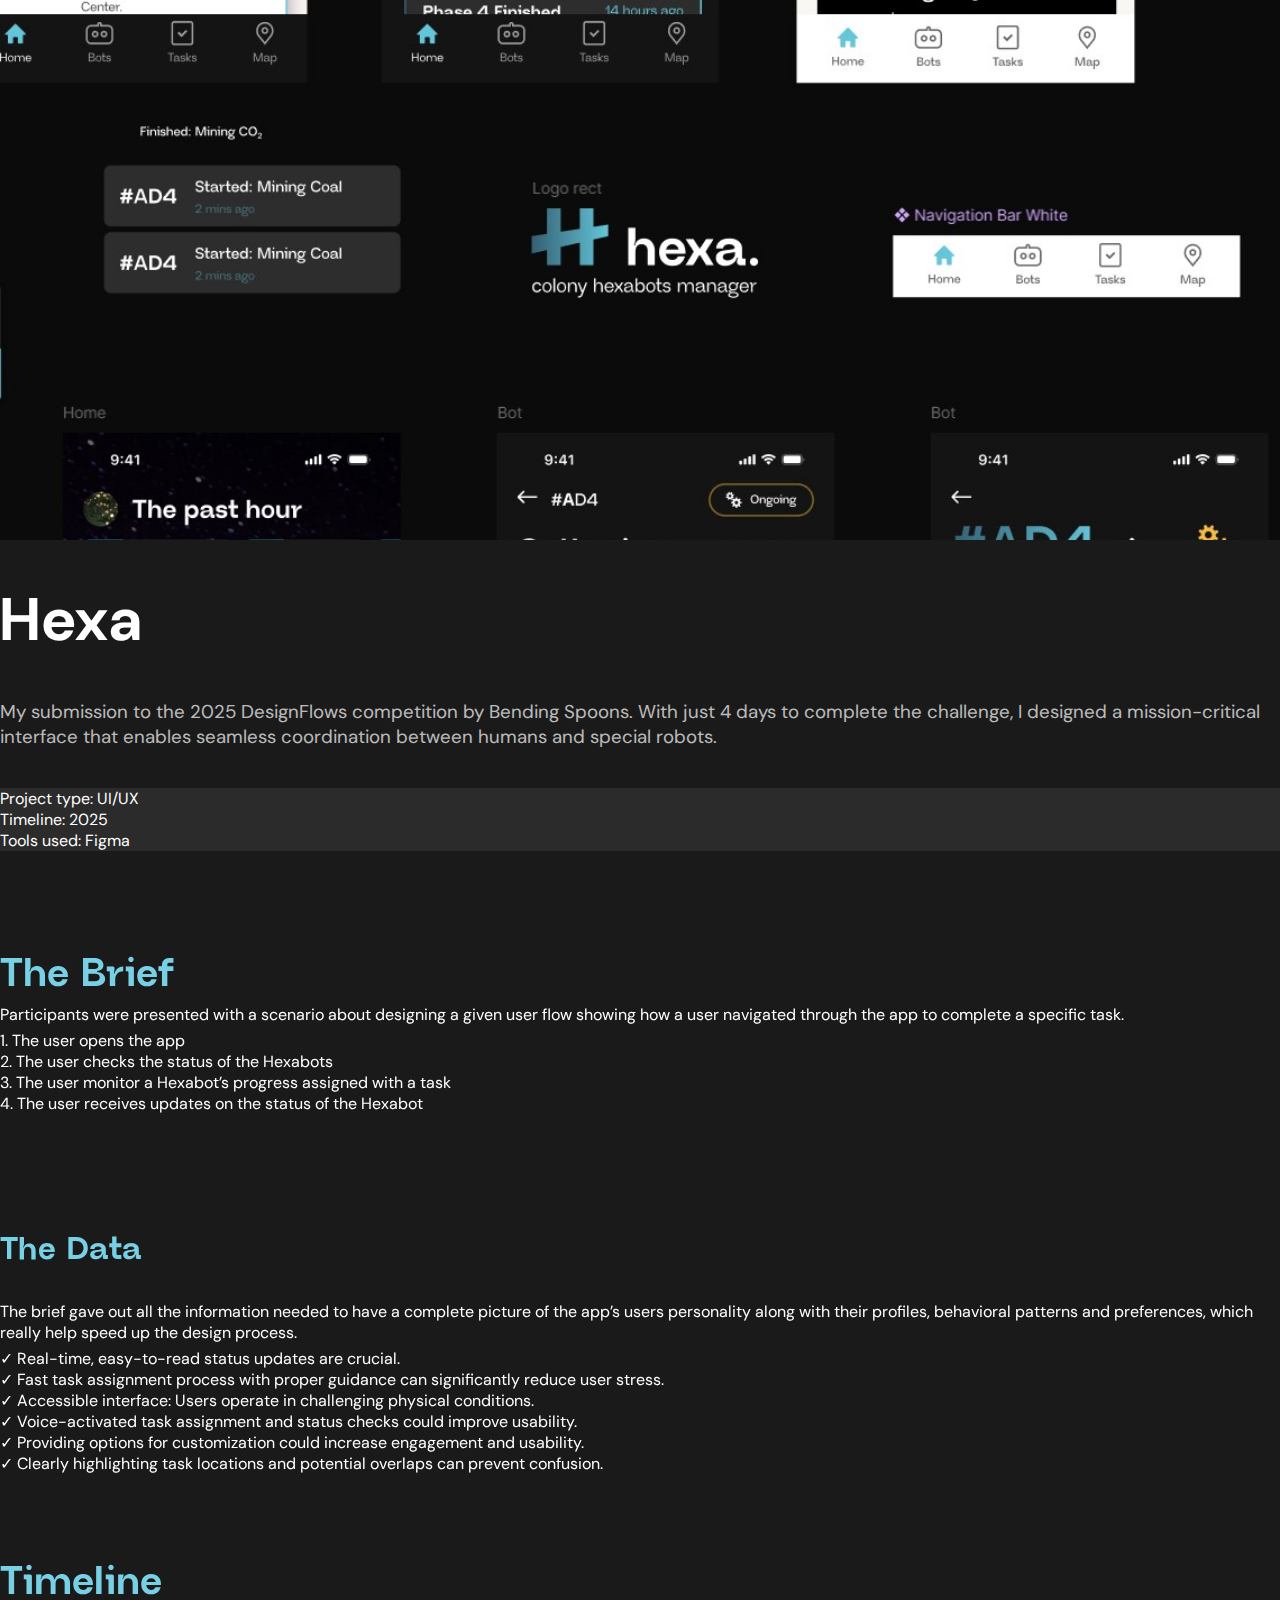
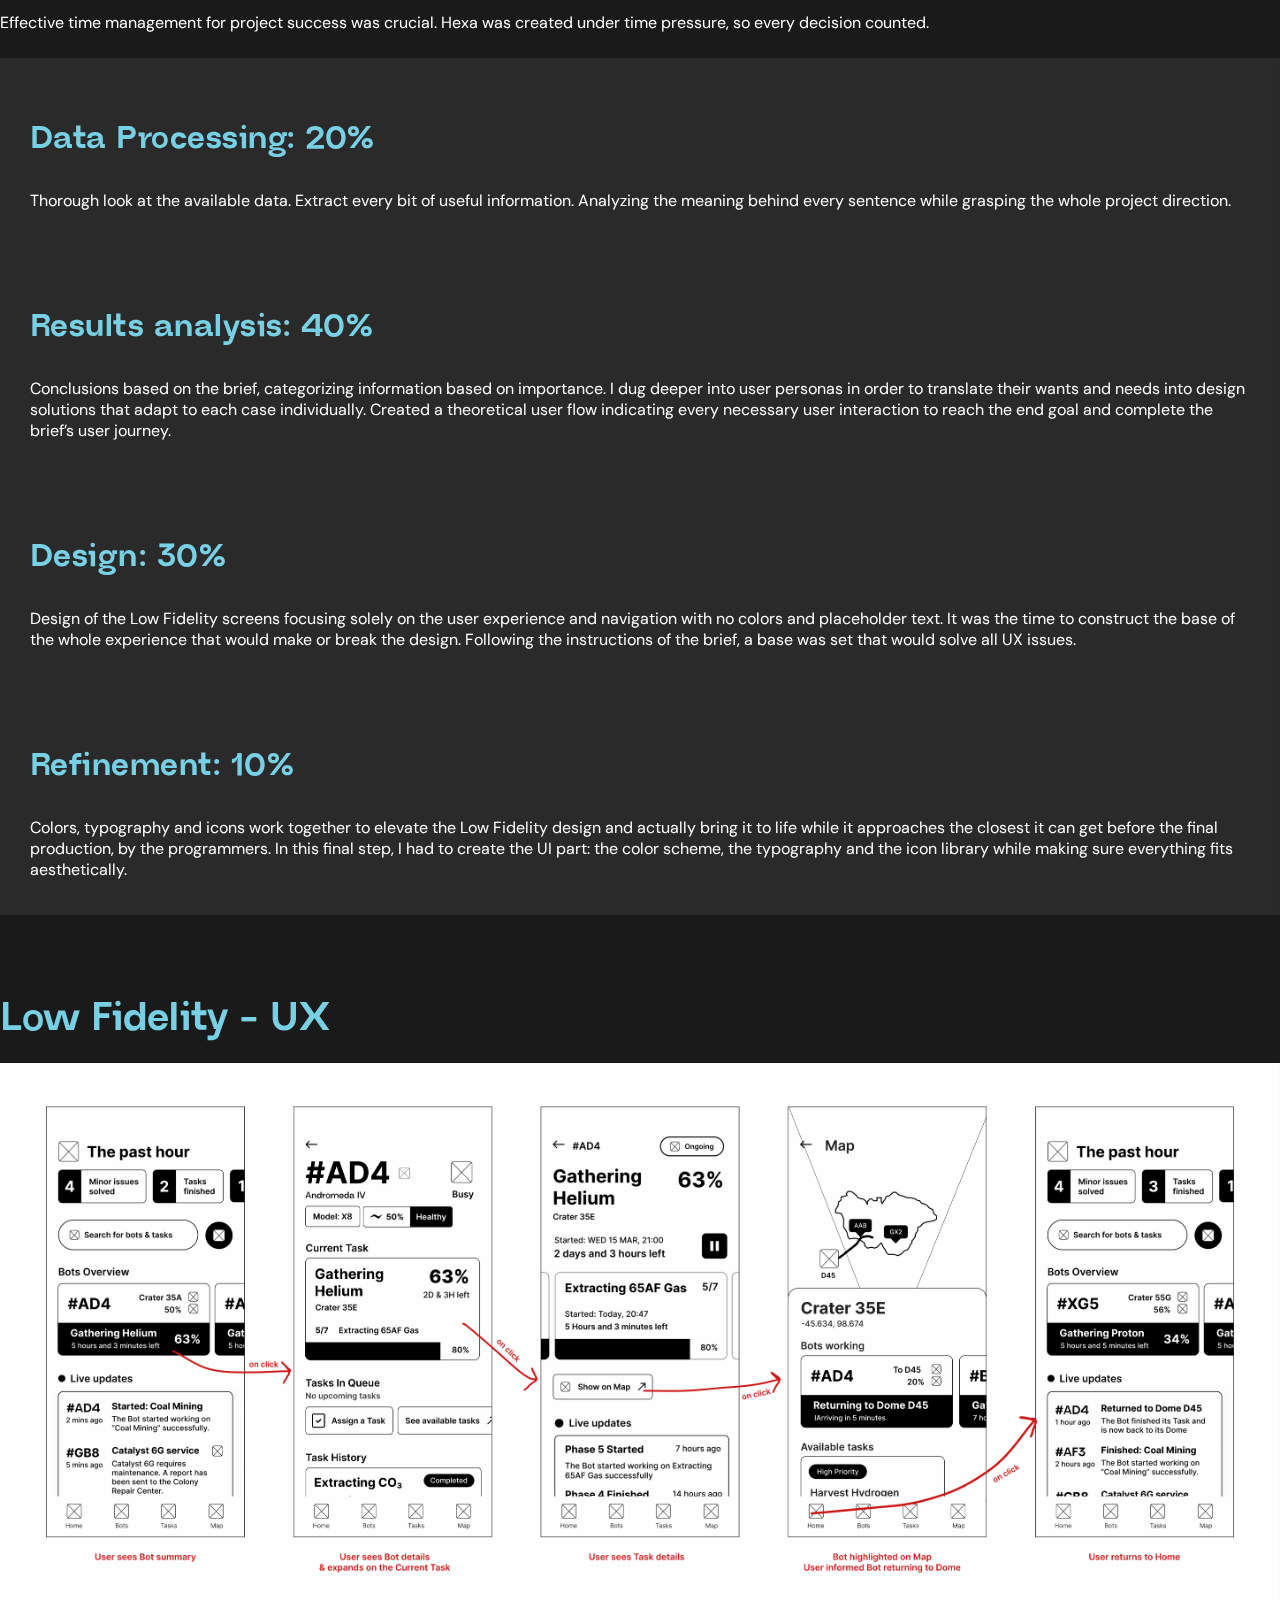
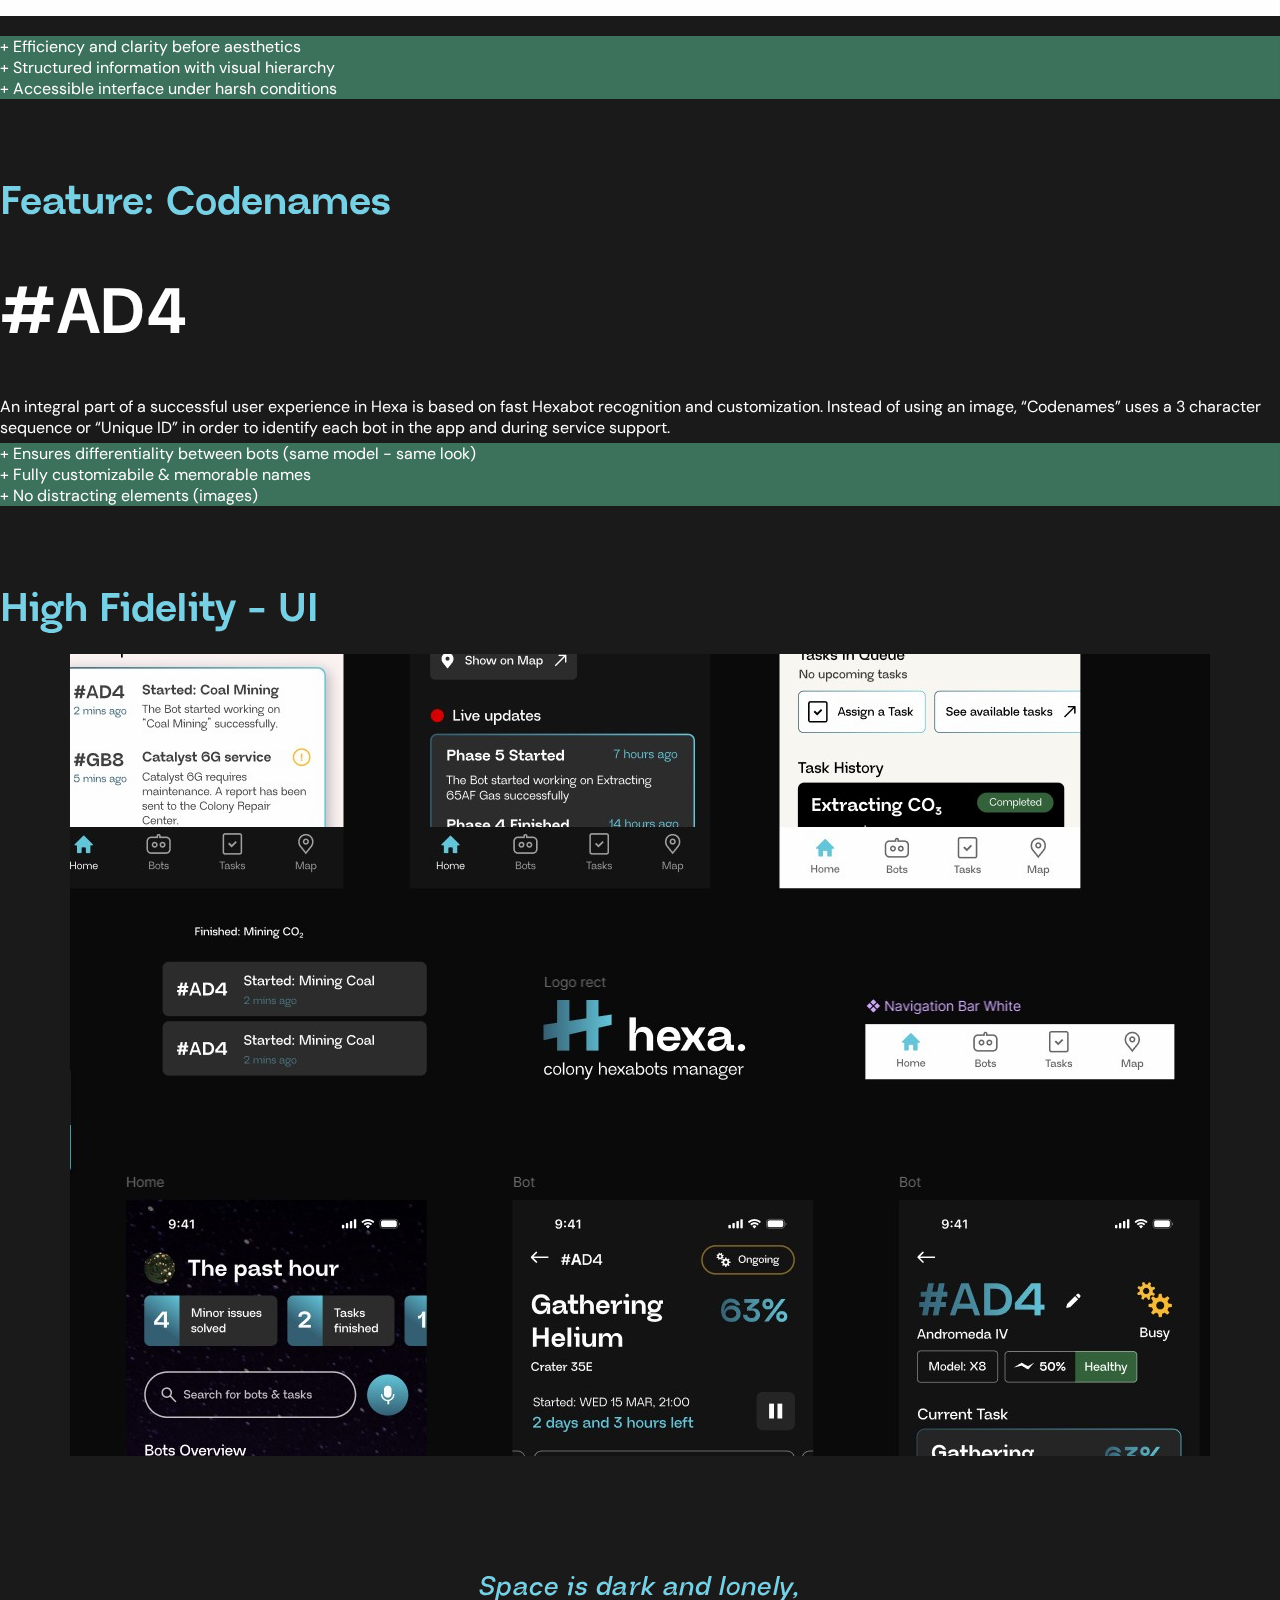
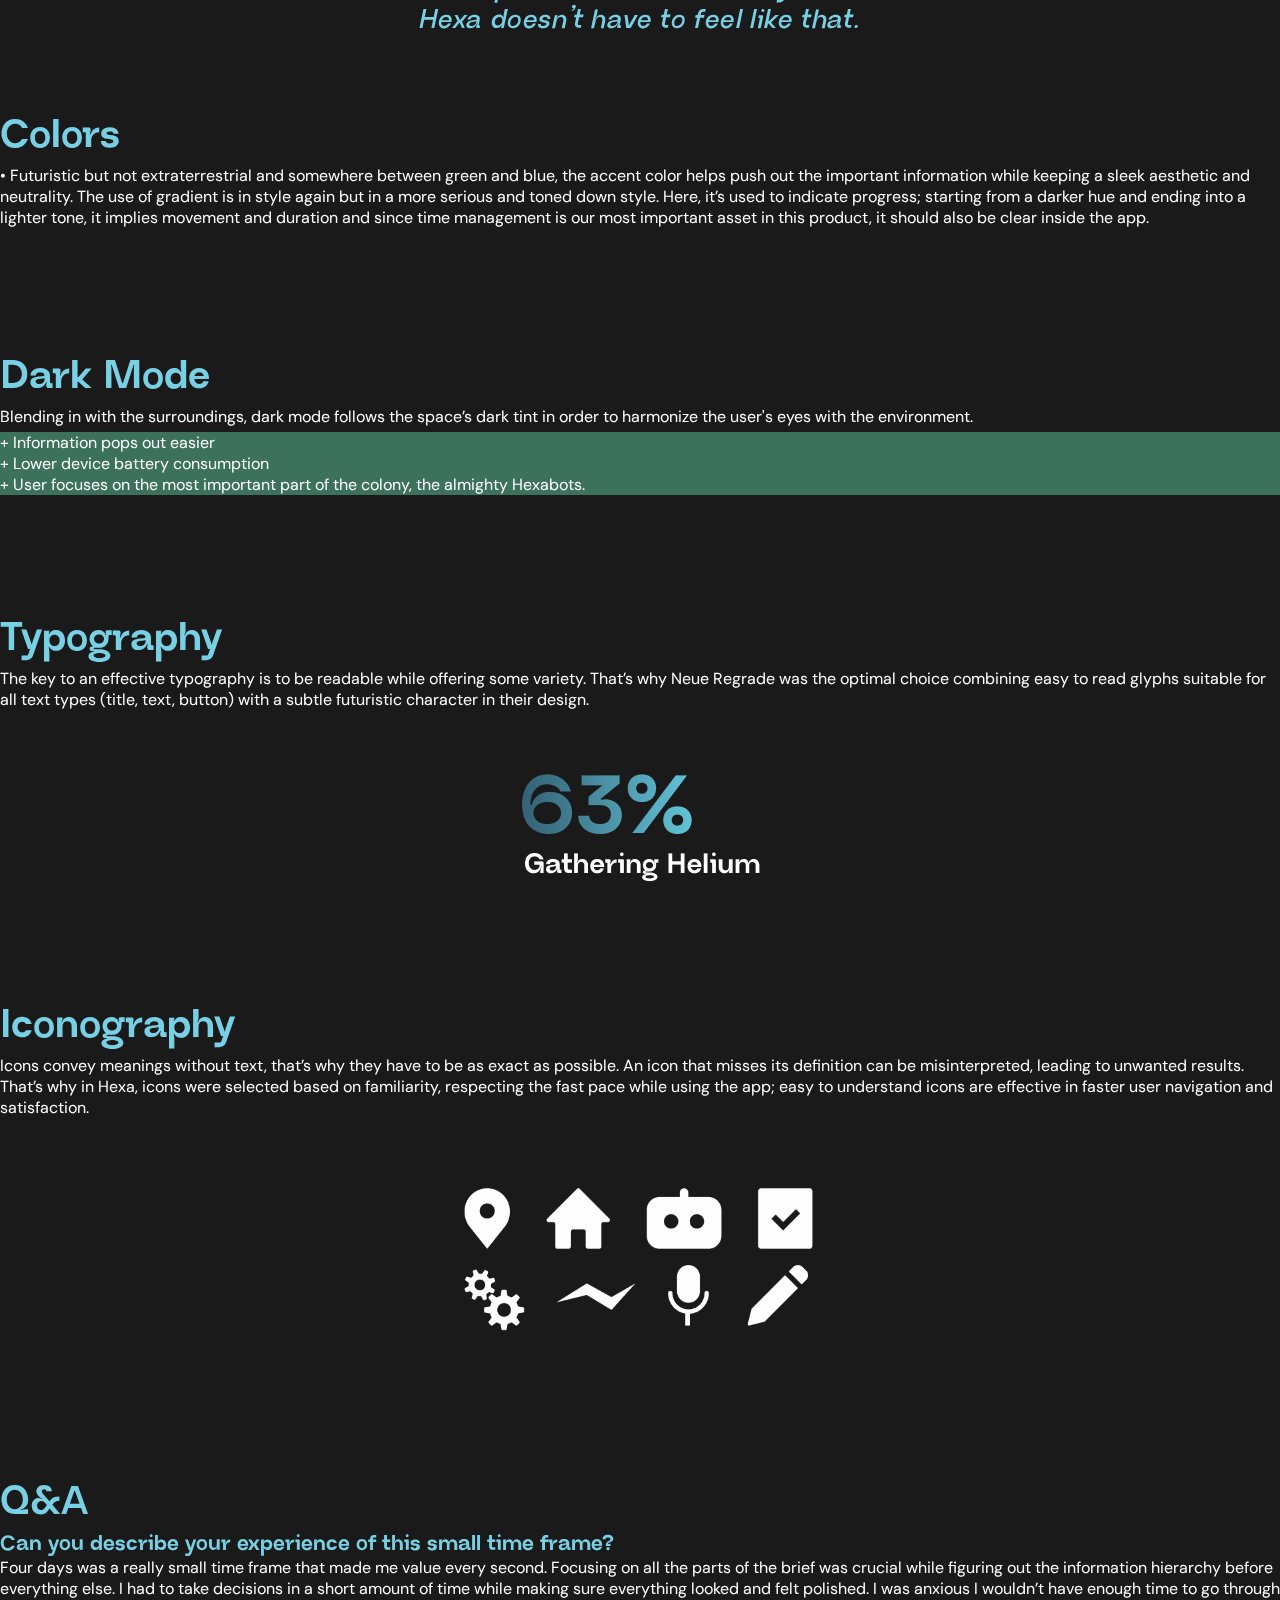
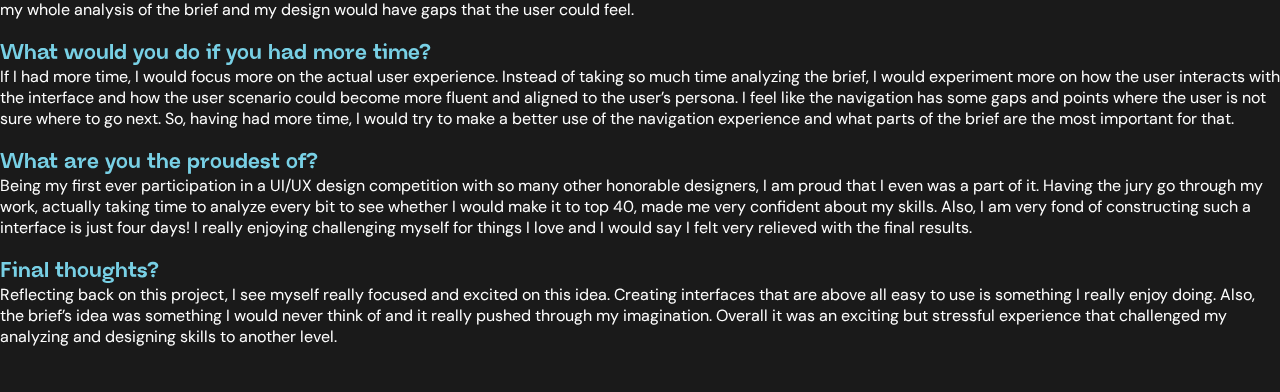
<file: hexa.html>
<!doctype html>
<html>
  <head>
    <meta charset="utf-8" />
    <meta name="viewport" content="width=device-width, initial-scale=1" />
    <link rel="icon" type="image/x-icon" href="assets/icons/logo.svg" />
    <title>Hexa</title>
    <link
      href="https://fonts.googleapis.com/css2?family=DM+Sans:ital,opsz,wght@0,9..40,100..1000;1,9..40,100..1000&display=swap"
      rel="stylesheet"
    />
    <link
      href="https://cdn.jsdelivr.net/npm/bootstrap@5.3.8/dist/css/bootstrap.min.css"
      rel="stylesheet"
      integrity="sha384-sRIl4kxILFvY47J16cr9ZwB07vP4J8+LH7qKQnuqkuIAvNWLzeN8tE5YBujZqJLB"
      crossorigin="anonymous"
    />
    <link rel="stylesheet" href="./style.css" />
    <link rel="stylesheet" href="./fonts.css" />
    <style>
      h4 {
        font-size: 20pt;
        font-style: italic;
        font-family: "Neue Regrade";
        font-weight: bold;
        letter-spacing: 0.6px;
        color: #79d1e6;
      }

      .title {
        font-family: "Neue Regrade";
        color: #79d1e6;
      }

      .subtitle {
        font-size: 16pt;
        font-weight: 600;
        font-family: "Neue Regrade";
        color: #79d1e6;
      }
    </style>
  </head>

  <body>
    <script src="gsap_modules/page-transition.js"></script>
    <script src="gsap_modules/gsap.min.js"></script>
    <script src="gsap_modules/SplitText.min.js"></script>
    <script src="gsap_modules/ScrollTrigger.min.js"></script>
    <script type="module" src="gsap_modules/gsap.js"></script>
    <div class="row g-5 align-items-end mx-3 my-1">
      <div class="col-md-6">
        <img
          src="assets/products/hexa/cover.jpg"
          alt="Hexa Cover"
          class="cover_style rounded-4"
        />
      </div>
      <div class="col-md-6">
        <h1 class="project_title">Hexa</h1>
        <h3 class="project_desc">
          My submission to the 2025 DesignFlows competition by Bending Spoons.
          With just 4 days to complete the challenge, I designed a
          mission-critical interface that enables seamless coordination between
          humans and special robots.
        </h3>
        <div class="gap-20"></div>
        <div class="d-flex flex-wrap">
          <div
            style="background-color: var(--background_light)"
            class="rounded-2 px-3 py-2 m-1"
          >
            Project type: UI/UX
          </div>
          <div
            style="background-color: var(--background_light)"
            class="rounded-2 px-3 py-2 m-1"
          >
            Timeline: 2025
          </div>
          <div
            style="background-color: var(--background_light)"
            class="rounded-2 px-3 py-2 m-1"
          >
            Tools used: Figma
          </div>
        </div>
      </div>
    </div>
    <div class="gap-80"></div>
    <div class="gap-20"></div>
    <div class="px-4 mx-auto" style="max-width: var(--max_width)">
      <h2 class="title">The Brief</h2>
      <div class="row g-4">
        <div class="col-md-6">
          <p>
            Participants were presented with a scenario about designing a given
            user flow showing how a user navigated through the app to complete a
            specific task.
          </p>
        </div>
        <div class="col-md-6">
          <p>
            1. The user opens the app<br />
            2. The user checks the status of the Hexabots<br />
            3. The user monitor a Hexabot’s progress assigned with a task<br />
            4. The user receives updates on the status of the Hexabot
          </p>
        </div>
      </div>

      <div class="gap-80"></div>
      <h3 class="title">The Data</h3>
      <div class="row g-4">
        <div class="col-md-6">
          <p>
            The brief gave out all the information needed to have a complete
            picture of the app’s users personality along with their profiles,
            behavioral patterns and preferences, which really help speed up the
            design process.
          </p>
        </div>
        <div class="col-md-6">
          <p>
            ✓ Real-time, easy-to-read status updates are crucial.<br />
            ✓ Fast task assignment process with proper guidance can
            significantly reduce user stress.<br />
            ✓ Accessible interface: Users operate in challenging physical
            conditions.<br />
            ✓ Voice-activated task assignment and status checks could improve
            usability.<br />
            ✓ Providing options for customization could increase engagement and
            usability.<br />
            ✓ Clearly highlighting task locations and potential overlaps can
            prevent confusion.
          </p>
        </div>
      </div>
      <div class="gap-80"></div>
      <h2 class="title">Timeline</h2>
      <p>
        Effective time management for project success was crucial. Hexa was
        created under time pressure, so every decision counted.
      </p>
      <div class="gap-20"></div>
      <div class="row g-4">
        <div class="col-md-3">
          <div
            style="background-color: var(--background_light); padding: 30px"
            class="rounded-4"
          >
            <h3 class="title">Data Processing: 20%</h3>
            <p>
              Thorough look at the available data. Extract every bit of useful
              information. Analyzing the meaning behind every sentence while
              grasping the whole project direction.
            </p>
          </div>
        </div>
        <div class="col-md-3">
          <div
            style="background-color: var(--background_light); padding: 30px"
            class="rounded-4"
          >
            <h3 class="title">Results analysis: 40%</h3>
            <p>
              Conclusions based on the brief, categorizing information based on
              importance. I dug deeper into user personas in order to translate
              their wants and needs into design solutions that adapt to each
              case individually. Created a theoretical user flow indicating
              every necessary user interaction to reach the end goal and
              complete the brief’s user journey.
            </p>
          </div>
        </div>
        <div class="col-md-3">
          <div
            style="background-color: var(--background_light); padding: 30px"
            class="rounded-4"
          >
            <h3 class="title">Design: 30%</h3>
            <p>
              Design of the Low Fidelity screens focusing solely on the user
              experience and navigation with no colors and placeholder text. It
              was the time to construct the base of the whole experience that
              would make or break the design. Following the instructions of the
              brief, a base was set that would solve all UX issues.
            </p>
          </div>
        </div>
        <div class="col-md-3">
          <div
            style="background-color: var(--background_light); padding: 30px"
            class="rounded-4"
          >
            <h3 class="title">Refinement: 10%</h3>
            <p>
              Colors, typography and icons work together to elevate the Low
              Fidelity design and actually bring it to life while it approaches
              the closest it can get before the final production, by the
              programmers. In this final step, I had to create the UI part: the
              color scheme, the typography and the icon library while making
              sure everything fits aesthetically.
            </p>
          </div>
        </div>
      </div>

      <div class="gap-80"></div>
      <h2 class="title">Low Fidelity - UX</h2>
      <div class="gap-20"></div>
      <img
        style="width: 100%; object-fit: cover"
        src="assets/products/hexa/wire.png"
        class="rounded-4"
        alt=""
      />
      <div class="gap-20"></div>
      <div class="d-flex flex-wrap">
        <div
          style="background-color: rgb(61, 114, 92)"
          class="rounded-2 px-3 py-2 m-1"
        >
          + Efficiency and clarity before aesthetics
        </div>
        <div
          style="background-color: rgb(61, 114, 92)"
          class="rounded-2 px-3 py-2 m-1"
        >
          + Structured information with visual hierarchy
        </div>

        <div
          style="background-color: rgb(61, 114, 92)"
          class="rounded-2 px-3 py-2 m-1"
        >
          + Accessible interface under harsh conditions
        </div>
      </div>
      <div class="gap-80"></div>
      <h2 class="title">Feature: Codenames</h2>
      <h1>#AD4</h1>
      <p>
        An integral part of a successful user experience in Hexa is based on
        fast Hexabot recognition and customization. Instead of using an image,
        “Codenames” uses a 3 character sequence or “Unique ID” in order to
        identify each bot in the app and during service support.
      </p>
      <div class="d-flex flex-wrap">
        <div
          style="background-color: rgb(61, 114, 92)"
          class="rounded-2 px-3 py-2 m-1"
        >
          + Ensures differentiality between bots (same model - same look)
        </div>
        <div
          style="background-color: rgb(61, 114, 92)"
          class="rounded-2 px-3 py-2 m-1"
        >
          + Fully customizabile & memorable names
        </div>

        <div
          style="background-color: rgb(61, 114, 92)"
          class="rounded-2 px-3 py-2 m-1"
        >
          + No distracting elements (images)
        </div>
      </div>
      <div class="gap-80"></div>
      <h2 class="title">High Fidelity - UI</h2>
      <div class="gap-20"></div>
      <img
        style="max-height: 90vh; object-fit: cover"
        src="assets/products/hexa/cover.jpg"
        class="rounded-4"
        alt=""
      />
      <div class="gap-80"></div>
      <h4 style="text-align: center">
        Space is dark and lonely,<br />
        Hexa doesn’t have to feel like that.
      </h4>
      <div class="gap-40"></div>
      <h2 class="title">Colors</h2>
      <p>
        • Futuristic but not extraterrestrial and somewhere between green and
        blue, the accent color helps push out the important information while
        keeping a sleek aesthetic and neutrality. The use of gradient is in
        style again but in a more serious and toned down style. Here, it’s used
        to indicate progress; starting from a darker hue and ending into a
        lighter tone, it implies movement and duration and since time management
        is our most important asset in this product, it should also be clear
        inside the app.
      </p>
      <div class="gap-60"></div>
      <h2 class="title">Dark Mode</h2>
      <p>
        Blending in with the surroundings, dark mode follows the space’s dark
        tint in order to harmonize the user's eyes with the environment.
      </p>
      <div class="d-flex flex-wrap">
        <div
          style="background-color: rgb(61, 114, 92)"
          class="rounded-2 px-3 py-2 m-1"
        >
          + Information pops out easier
        </div>
        <div
          style="background-color: rgb(61, 114, 92)"
          class="rounded-2 px-3 py-2 m-1"
        >
          + Lower device battery consumption
        </div>

        <div
          style="background-color: rgb(61, 114, 92)"
          class="rounded-2 px-3 py-2 m-1"
        >
          + User focuses on the most important part of the colony, the almighty
          Hexabots.
        </div>
      </div>

      <div class="gap-60"></div>
      <h2 class="title">Typography</h2>
      <p>
        The key to an effective typography is to be readable while offering some
        variety. That’s why Neue Regrade was the optimal choice combining easy
        to read glyphs suitable for all text types (title, text, button) with a
        subtle futuristic character in their design.
      </p>
      <div class="gap-40"></div>
      <img
        style="max-width: 400px; object-fit: cover"
        src="assets/products/hexa/gethering.png"
        alt=""
      />
      <div class="gap-60"></div>
      <h2 class="title">Iconography</h2>
      <p>
        Icons convey meanings without text, that’s why they have to be as exact
        as possible. An icon that misses its definition can be misinterpreted,
        leading to unwanted results. That’s why in Hexa, icons were selected
        based on familiarity, respecting the fast pace while using the app; easy
        to understand icons are effective in faster user navigation and
        satisfaction.
      </p>
      <div class="gap-40"></div>
      <img
        style="max-width: 400px; object-fit: cover"
        src="assets/products/hexa/icons.png"
        alt=""
      />

      <div class="gap-60"></div>
      <h2 class="title">Q&A</h2>
      <p>
        <span class="subtitle">
          Can you describe your experience of this small time frame? </span
        ><br />
        Four days was a really small time frame that made me value every second.
        Focusing on all the parts of the brief was crucial while figuring out
        the information hierarchy before everything else. I had to take
        decisions in a short amount of time while making sure everything looked
        and felt polished. I was anxious I wouldn’t have enough time to go
        through my whole analysis of the brief and my design would have gaps
        that the user could feel.<br /><br /><span class="subtitle">
          What would you do if you had more time? </span
        ><br />

        If I had more time, I would focus more on the actual user experience.
        Instead of taking so much time analyzing the brief, I would experiment
        more on how the user interacts with the interface and how the user
        scenario could become more fluent and aligned to the user’s persona. I
        feel like the navigation has some gaps and points where the user is not
        sure where to go next. So, having had more time, I would try to make a
        better use of the navigation experience and what parts of the brief are
        the most important for that.
        <br /><br /><span class="subtitle"> What are you the proudest of? </span
        ><br />

        Being my first ever participation in a UI/UX design competition with so
        many other honorable designers, I am proud that I even was a part of it.
        Having the jury go through my work, actually taking time to analyze
        every bit to see whether I would make it to top 40, made me very
        confident about my skills. Also, I am very fond of constructing such a
        interface is just four days! I really enjoying challenging myself for
        things I love and I would say I felt very relieved with the final
        results.
        <br /><br /><span class="subtitle"> Final thoughts? </span><br />
        Reflecting back on this project, I see myself really focused and excited
        on this idea. Creating interfaces that are above all easy to use is
        something I really enjoy doing. Also, the brief’s idea was something I
        would never think of and it really pushed through my imagination.
        Overall it was an exciting but stressful experience that challenged my
        analyzing and designing skills to another level.
      </p>
      <div class="gap-40"></div>
    </div>
  </body>
</html>
</file>
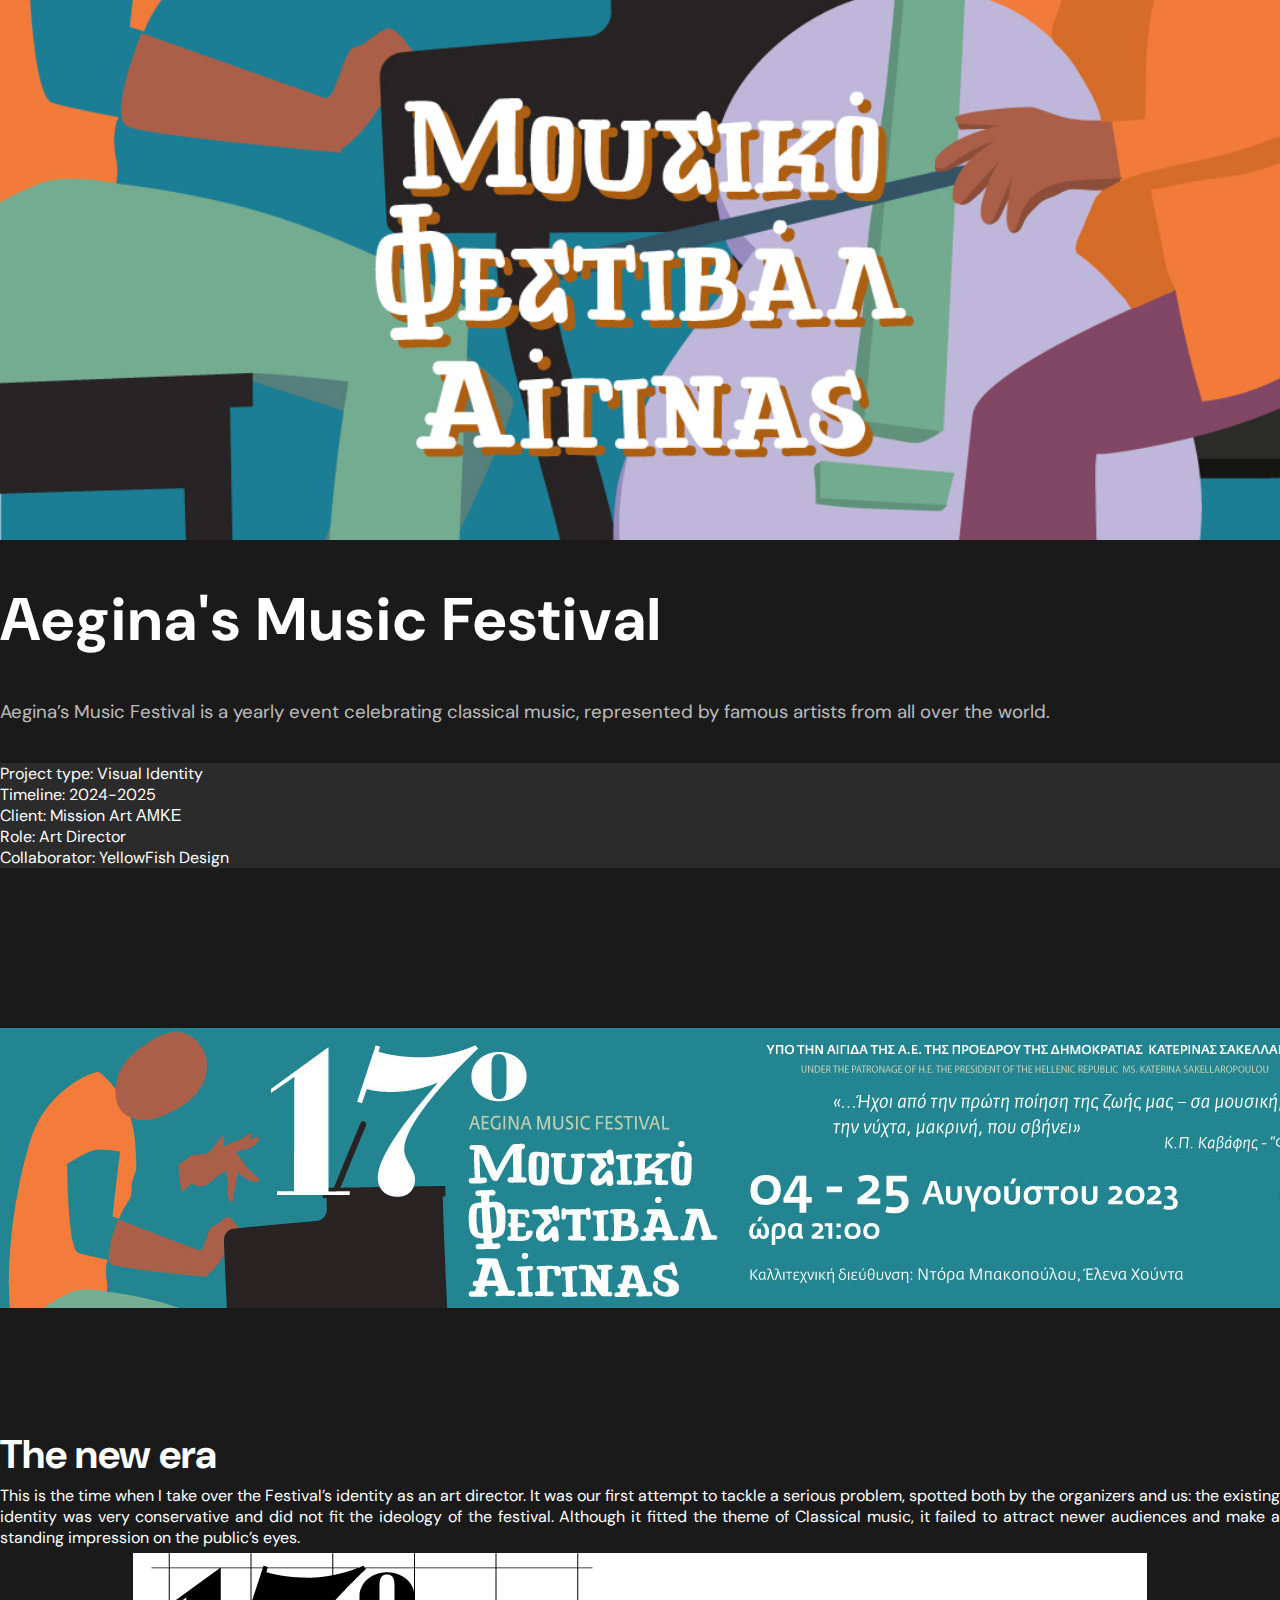
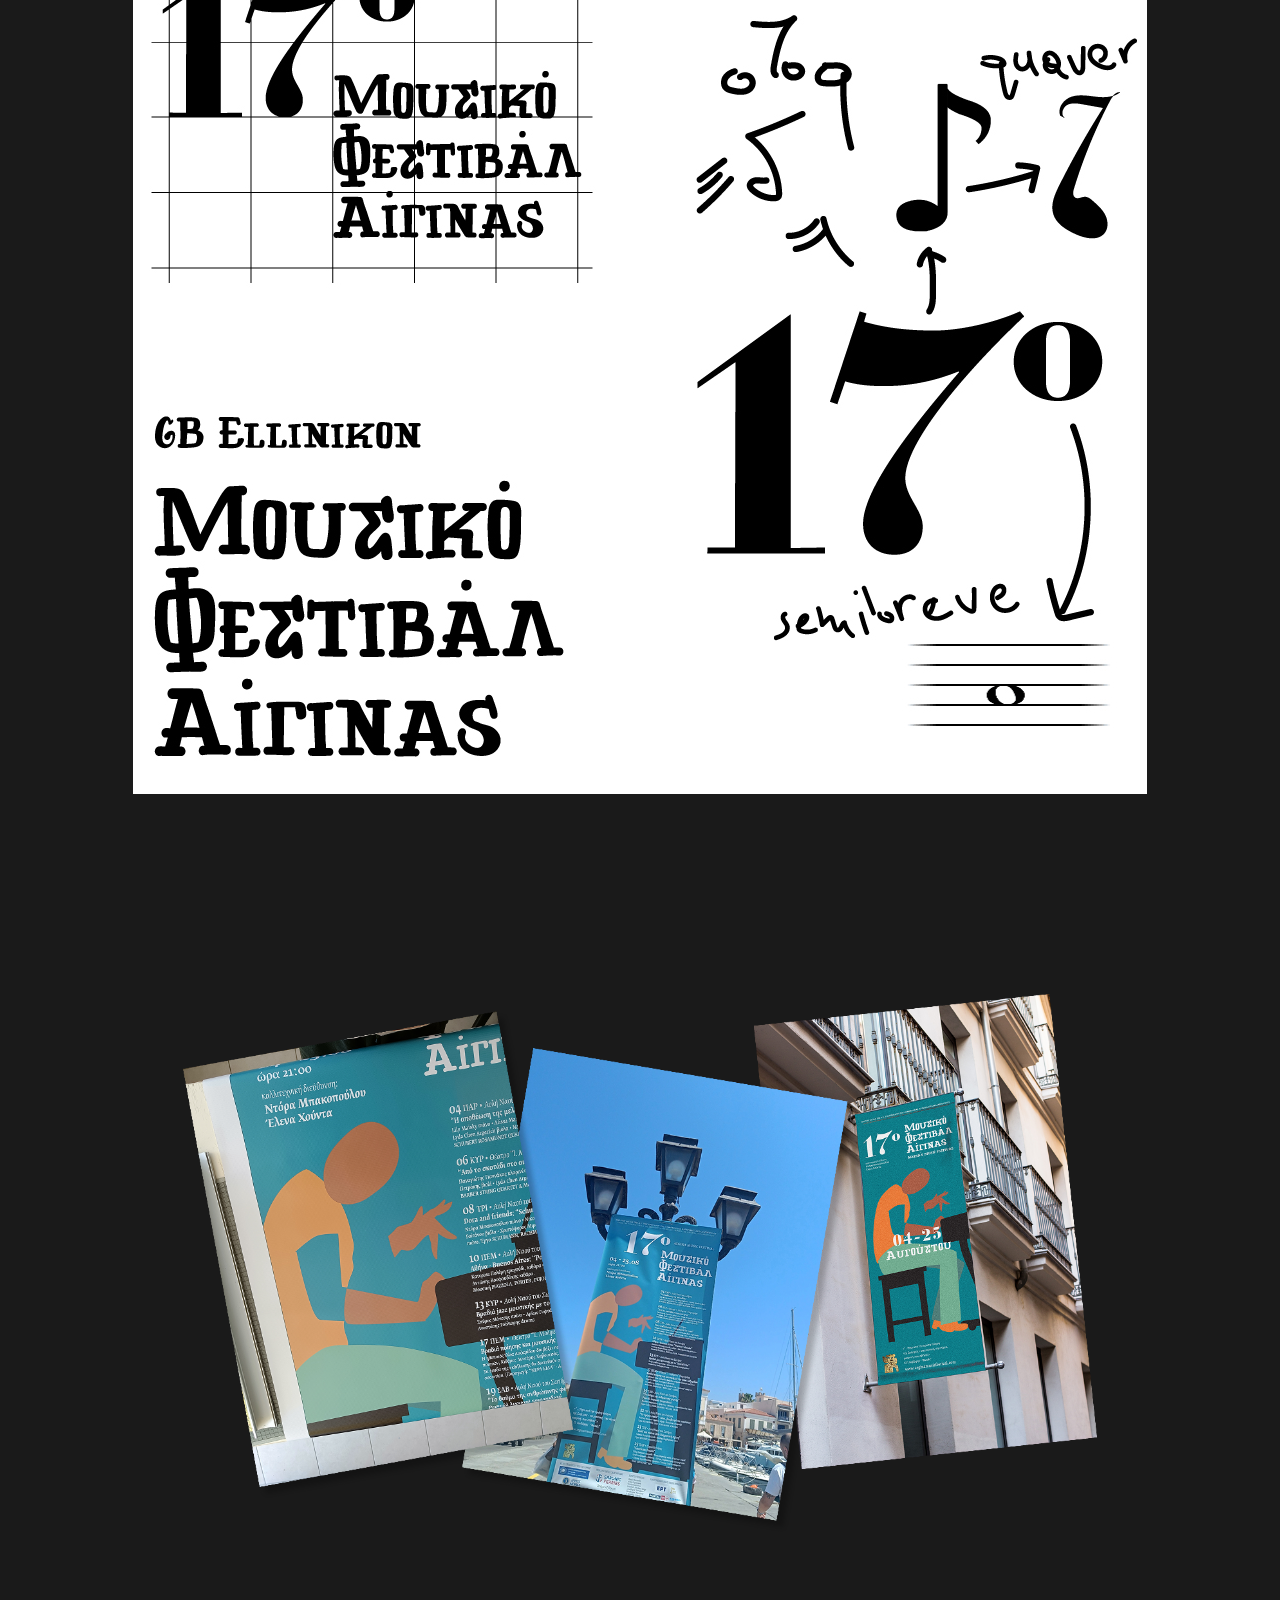
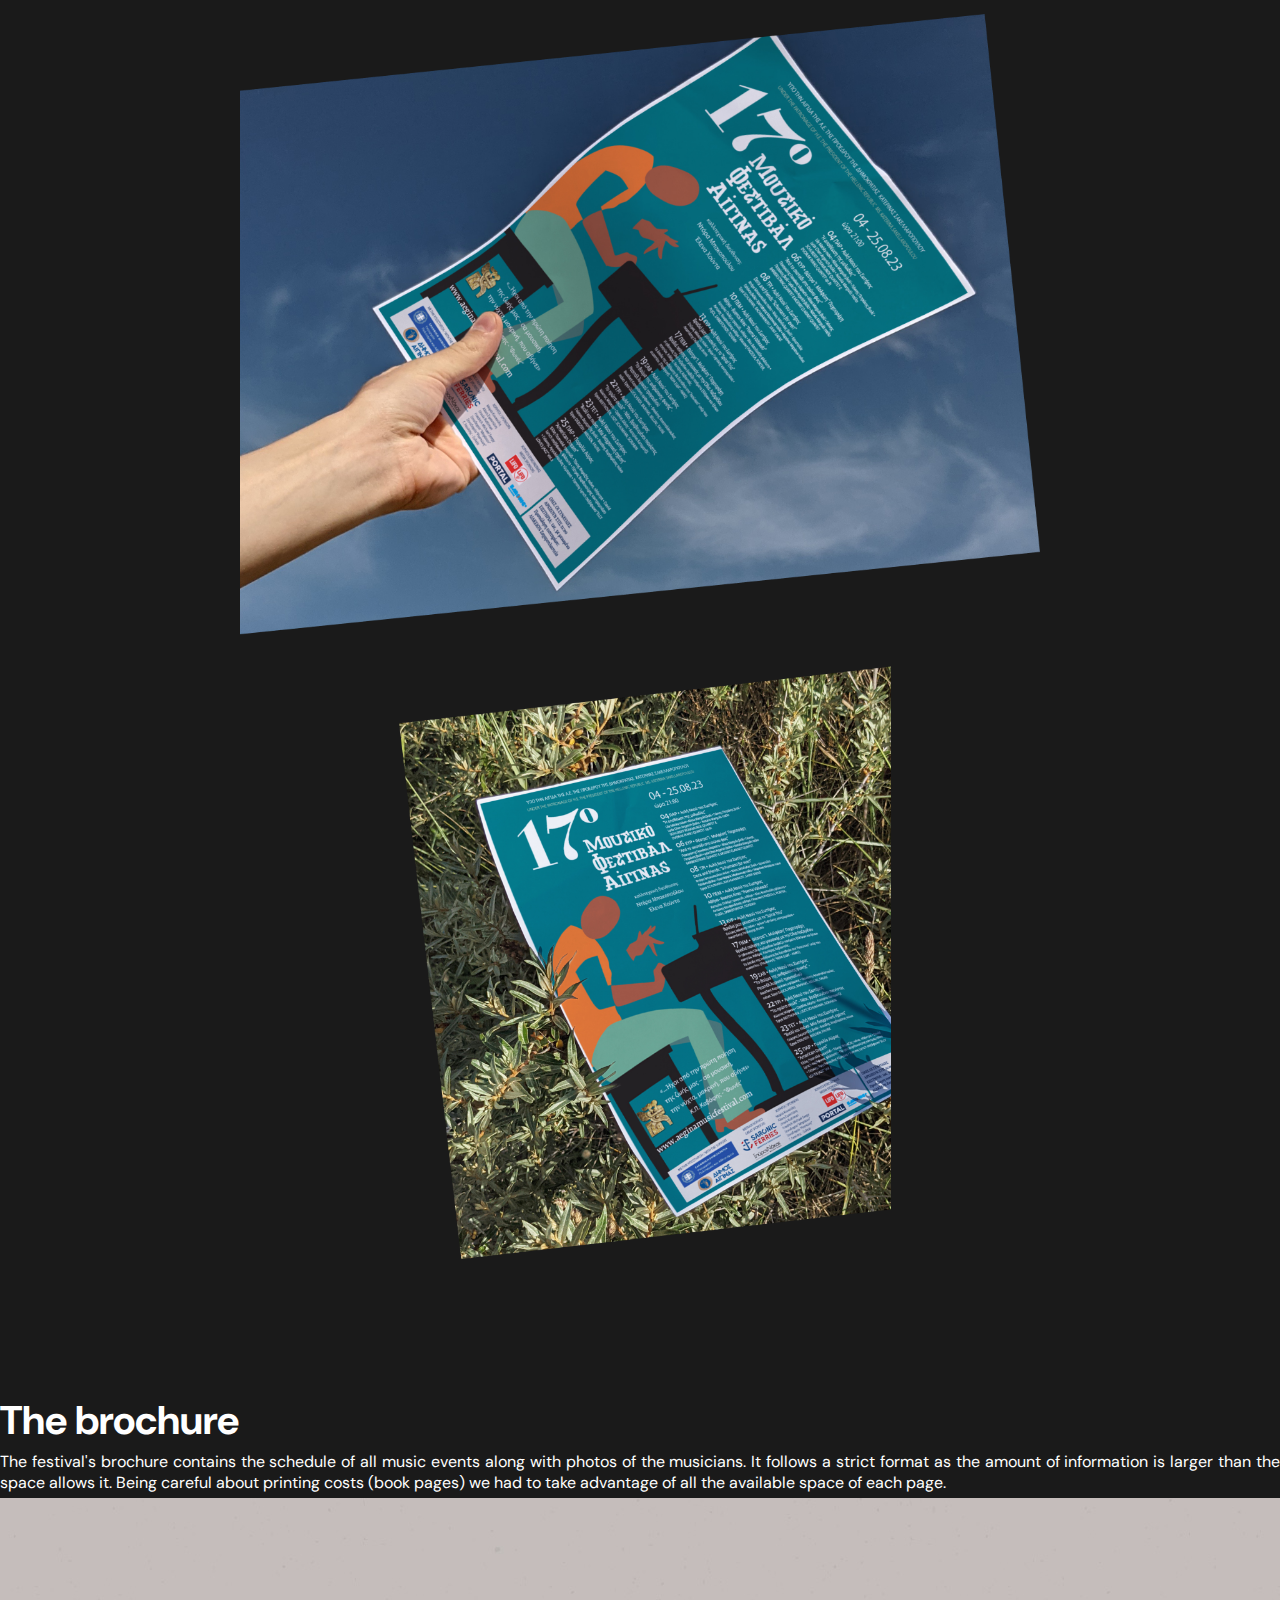
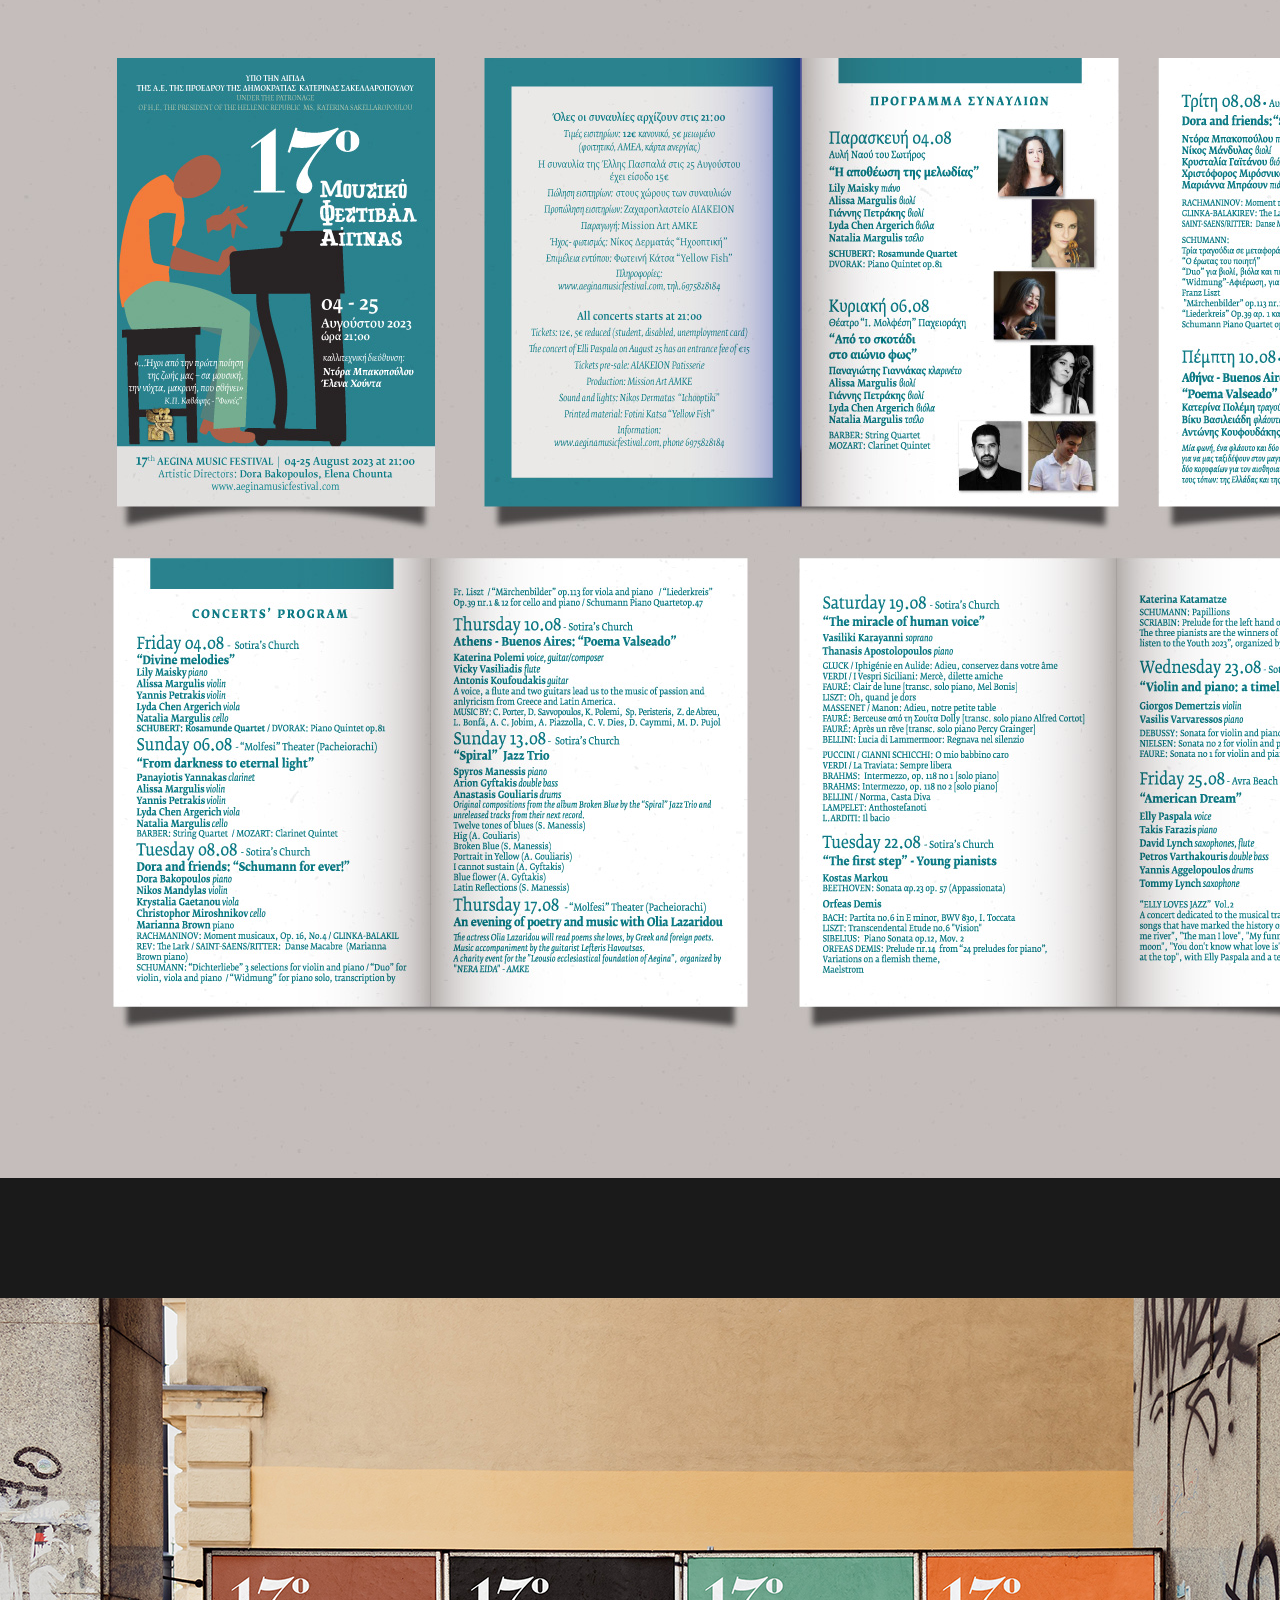
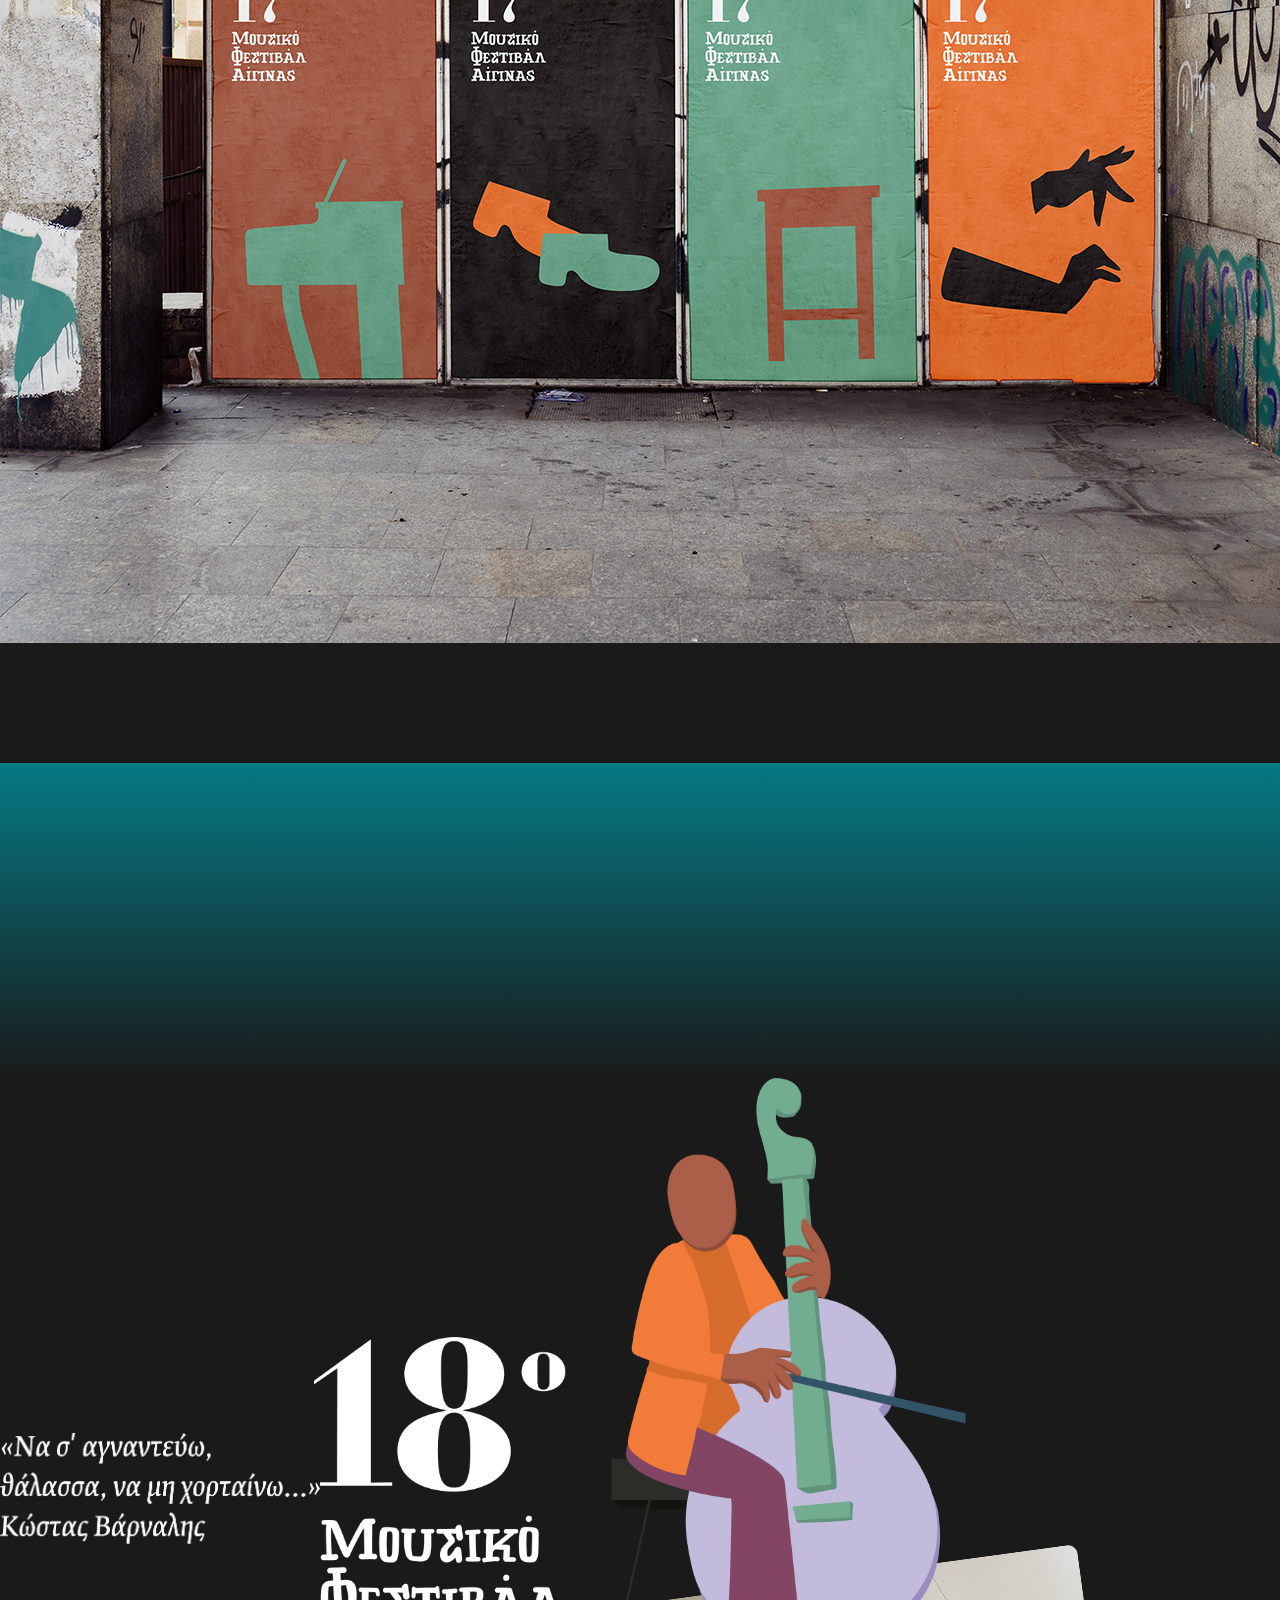
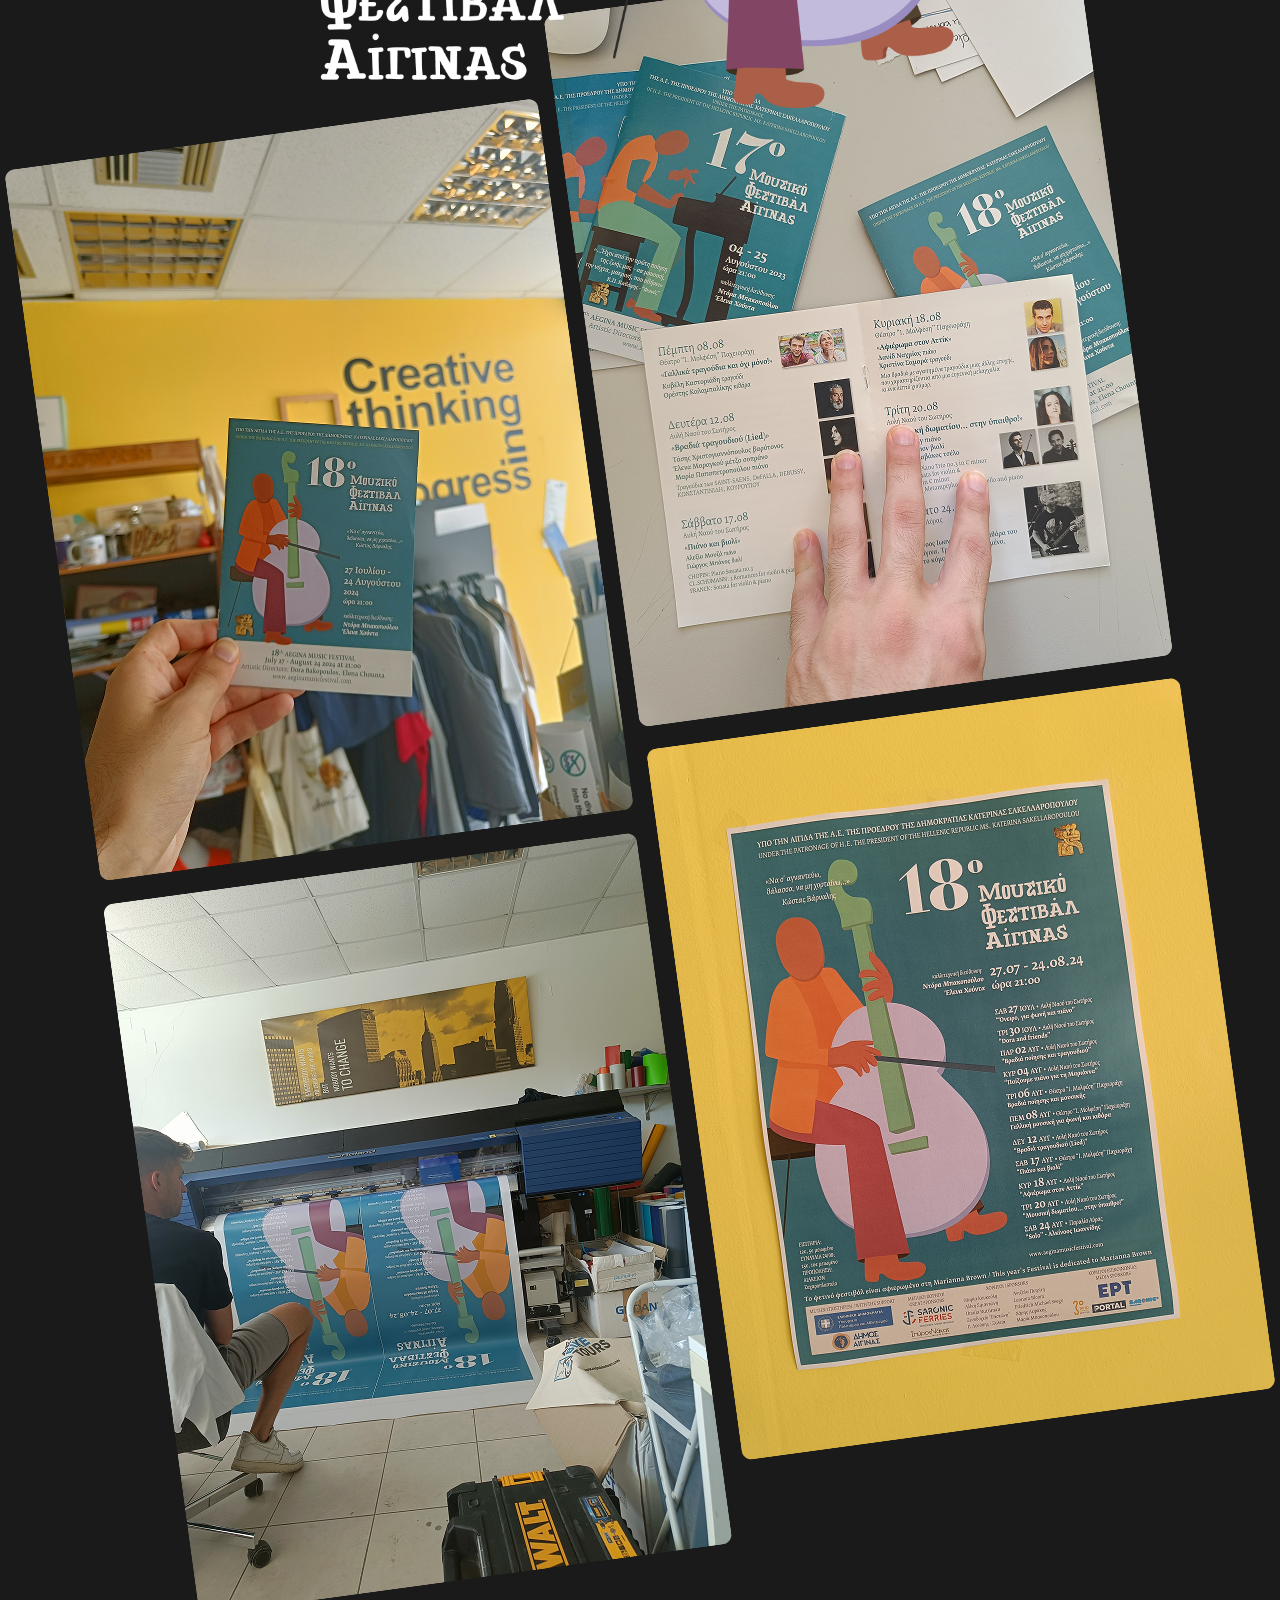
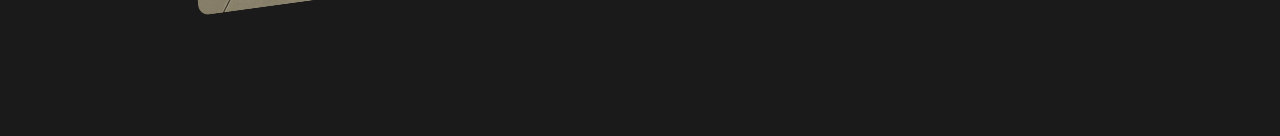
<file: music_festival.html>
<!doctype html>
<html lang="en-US">
  <head>
    <meta charset="utf-8" />
    <meta name="viewport" content="width=device-width, initial-scale=1" />
    <link rel="icon" type="image/x-icon" href="assets/icons/logo.svg" />
    <title>Aegina's Music Festival</title>
    <link rel="icon" type="image/x-icon" href="assets/icons/logo.svg" />
    <link
      href="https://fonts.googleapis.com/css2?family=DM+Sans:ital,opsz,wght@0,9..40,100..1000;1,9..40,100..1000&display=swap"
      rel="stylesheet"
    />
    <link
      href="https://cdn.jsdelivr.net/npm/bootstrap@5.3.8/dist/css/bootstrap.min.css"
      rel="stylesheet"
      integrity="sha384-sRIl4kxILFvY47J16cr9ZwB07vP4J8+LH7qKQnuqkuIAvNWLzeN8tE5YBujZqJLB"
      crossorigin="anonymous"
    />
    <link rel="stylesheet" href="./style.css" />
  </head>

  <body>
    <script src="gsap_modules/gsap.min.js"></script>
    <script src="gsap_modules/SplitText.min.js"></script>
    <script src="gsap_modules/ScrollTrigger.min.js"></script>
    <script type="module" src="gsap_modules/gsap.js"></script>
    <div class="row g-5 align-items-end mx-3 my-1">
      <div class="col-md-6">
        <img
          src="assets/products/music_festival/cover.jpg"
          alt="Hexa Cover"
          class="cover_style rounded-3"
        />
      </div>
      <div class="col-md-6">
        <h1 class="project_title">Aegina's Music Festival</h1>

        <h3 class="project_desc" style="text-align: initial">
          Aegina’s Music Festival is a yearly event celebrating classical music,
          represented by famous artists from all over the world.
        </h3>
        <div class="gap-20"></div>
        <div class="d-flex flex-wrap">
          <div
            style="background-color: var(--background_light)"
            class="rounded-2 px-3 py-2 m-1"
          >
            Project type: Visual Identity
          </div>
          <div
            style="background-color: var(--background_light)"
            class="rounded-2 px-3 py-2 m-1"
          >
            Timeline: 2024-2025
          </div>
          <div
            style="background-color: var(--background_light)"
            class="rounded-2 px-3 py-2 m-1"
          >
            Client: Mission Art ΑΜΚΕ
          </div>
          <div
            style="background-color: var(--background_light)"
            class="rounded-2 px-3 py-2 m-1"
          >
            Role: Art Director
          </div>
          <div
            style="background-color: var(--background_light)"
            class="rounded-2 px-3 py-2 m-1"
          >
           Collaborator: YellowFish Design
          </div>
        </div>
      </div>
    </div>
    <div class="gap-80"></div>
    <div class="gap-80"></div>
    <div class="px-4 mx-auto" style="max-width: var(--max_width)">
      <img
        class="project_images rounded-3"
        src="assets/products/music_festival/web.jpg"
      />
      <div class="gap-60"></div>

      <div class="row g-4">
        <div class="col-md-7">
          <h2>The new era</h2>
          <p style="text-align: justify">
            This is the time when I take over the Festival’s identity as an art
            director. It was our first attempt to tackle a serious problem,
            spotted both by the organizers and us: the existing identity was
            very conservative and did not fit the ideology of the festival.
            Although it fitted the theme of Classical music, it failed to
            attract newer audiences and make a standing impression on the
            public’s eyes.
          </p>
        </div>
        <div class="col-md-5">
          <img
            class="w-100 rounded-3"
            src="assets/products/music_festival/notes.jpg"
          />
        </div>
      </div>

      <div class="gap-80"></div>
      <div class="gap-60"></div>
      <img
        class="w-100"
        style="max-height: 60vh; object-fit: contain"
        src="assets/products/music_festival/banner_previews.png"
      />
      <div class="gap-80"></div>
    </div>
    <div class="row g-4 mx-0 overflow-hidden">
      <div class="col-md-8 px-0">
        <img
          class="rounded-3 w-100"
          style="max-height: 70vh; object-fit: contain; object-position: left"
          src="assets/products/music_festival/poster_side_1.png"
        />
      </div>
      <div class="col-md-4 px-0">
        <img
          class="rounded-3 w-100"
          style="max-height: 70vh; object-fit: contain; object-position: right"
          src="assets/products/music_festival/poster_side_2.png"
        />
      </div>
    </div>
    <div class="gap-80"></div>
    <div class="gap-40"></div>
    <div class="px-4 mx-auto" style="max-width: var(--max_width)">
      <div class="row g-4">
        <div class="col-md-4">
          <h2>The brochure</h2>
          <p style="text-align: justify">
            The festival's brochure contains the schedule of all music events
            along with photos of the musicians. It follows a strict format as
            the amount of information is larger than the space allows it. Being
            careful about printing costs (book pages) we had to take advantage
            of all the available space of each page.
          </p>
        </div>
        <div class="col-md-8">
          <img
            class="project_images rounded-3"
            src="assets/products/music_festival/brochure.jpg"
          />
        </div>
      </div>
    </div>
    <div class="gap-80"></div>
    <div class="gap-40"></div>
    <img class="px-0 w-100" src="assets/products/music_festival/photo1.jpg" />
    <div class="gap-60"></div>
    <div class="px-4 mx-auto" style="max-width: var(--max_width)">
      <div style="position: relative; height: 70vh">
        <div
          class="position-absolute bottom-0 start-0 w-100 rounded-3"
          style="
            background: linear-gradient(to top, transparent, #057a84);
            height: 50%;
          "
        ></div>
        <img
          class="position-absolute bottom-0 start-0 end-0 w-100"
          style="
            max-width: 80%;
            height: 100%;
            object-fit: contain;
            object-position: bottom;
            padding-bottom: 30px;
            z-index: 1;
          "
          src="assets/products/music_festival/banner_18.png"
        />
      </div>
      <div class="gap-40"></div>
      <img
        align="left"
        class="project_images rounded-3"
        style="max-width: 25%"
        src="assets/products/music_festival/quote_18.png"
      />

      <img
        class="img-fluid"
        src="assets/products/music_festival/process_18.png"
      />
      <div class="gap-60"></div>
    </div>
  </body>
</html>
</file>
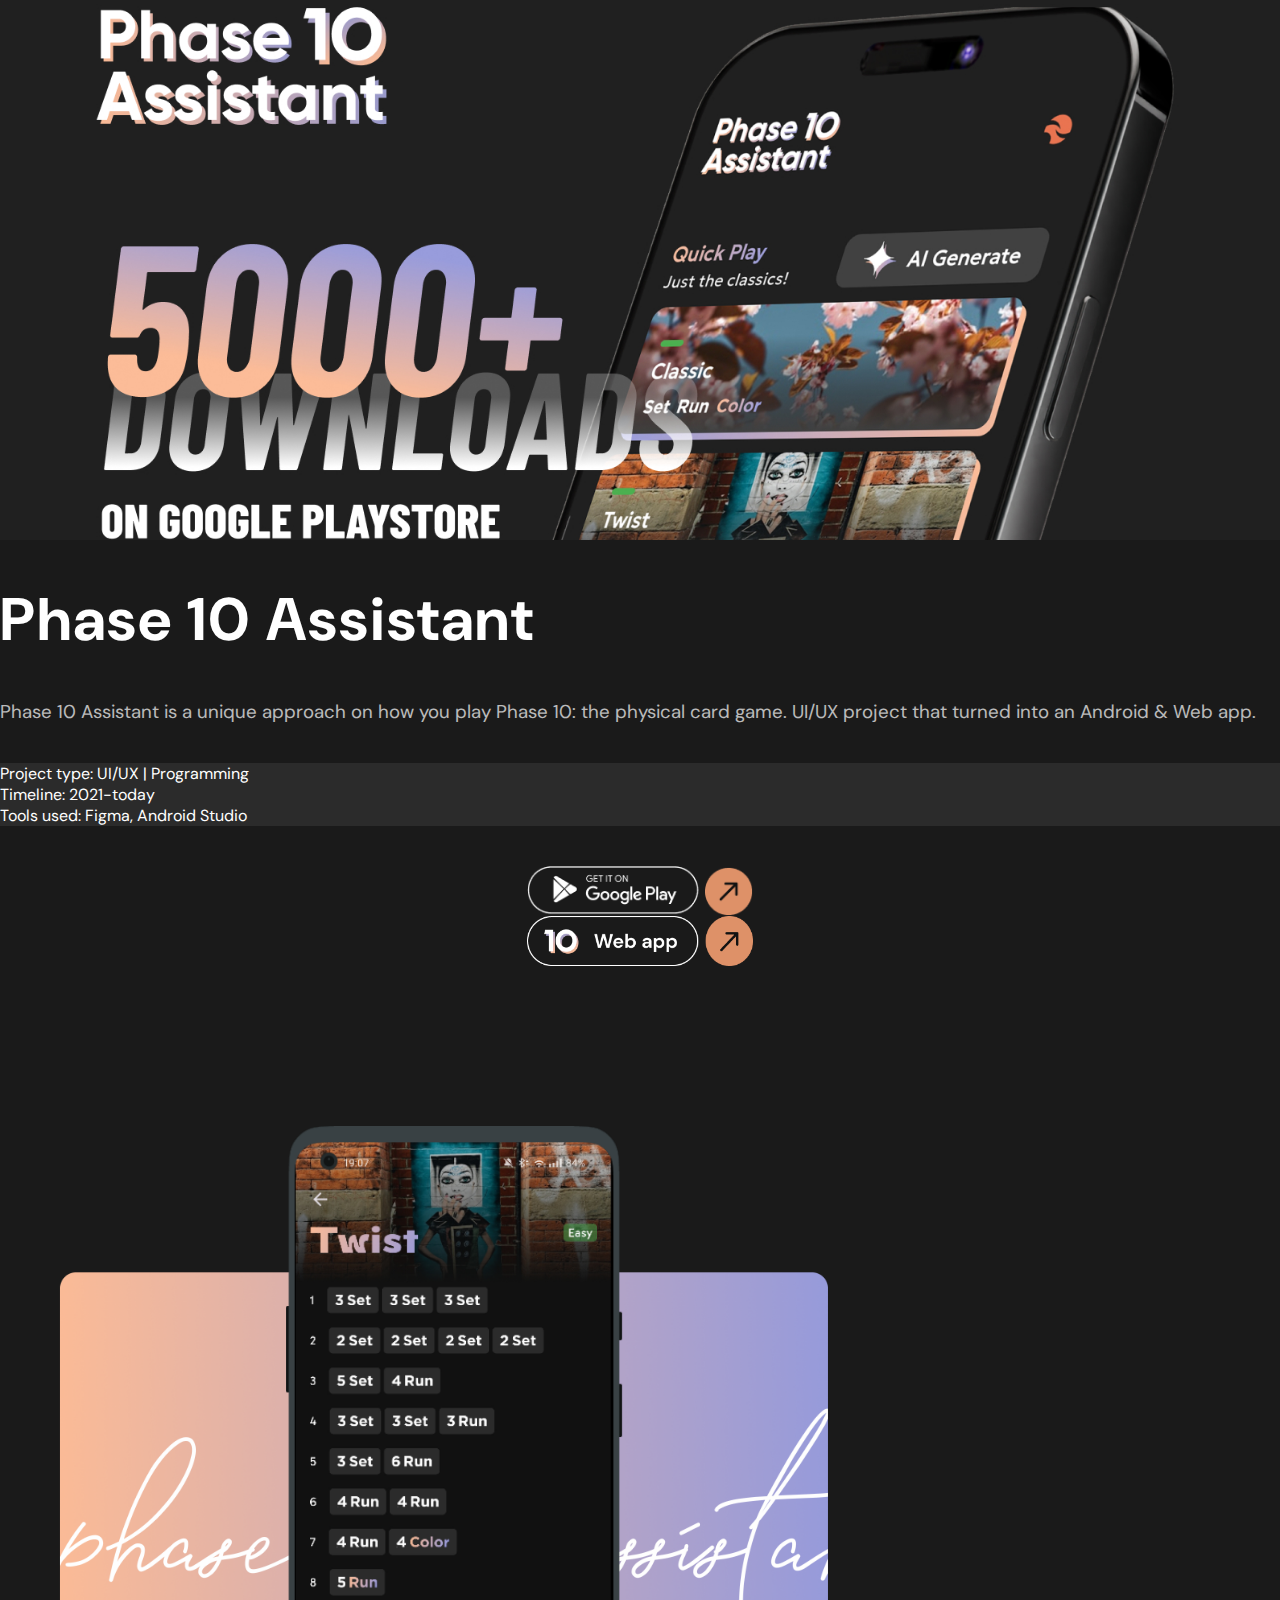
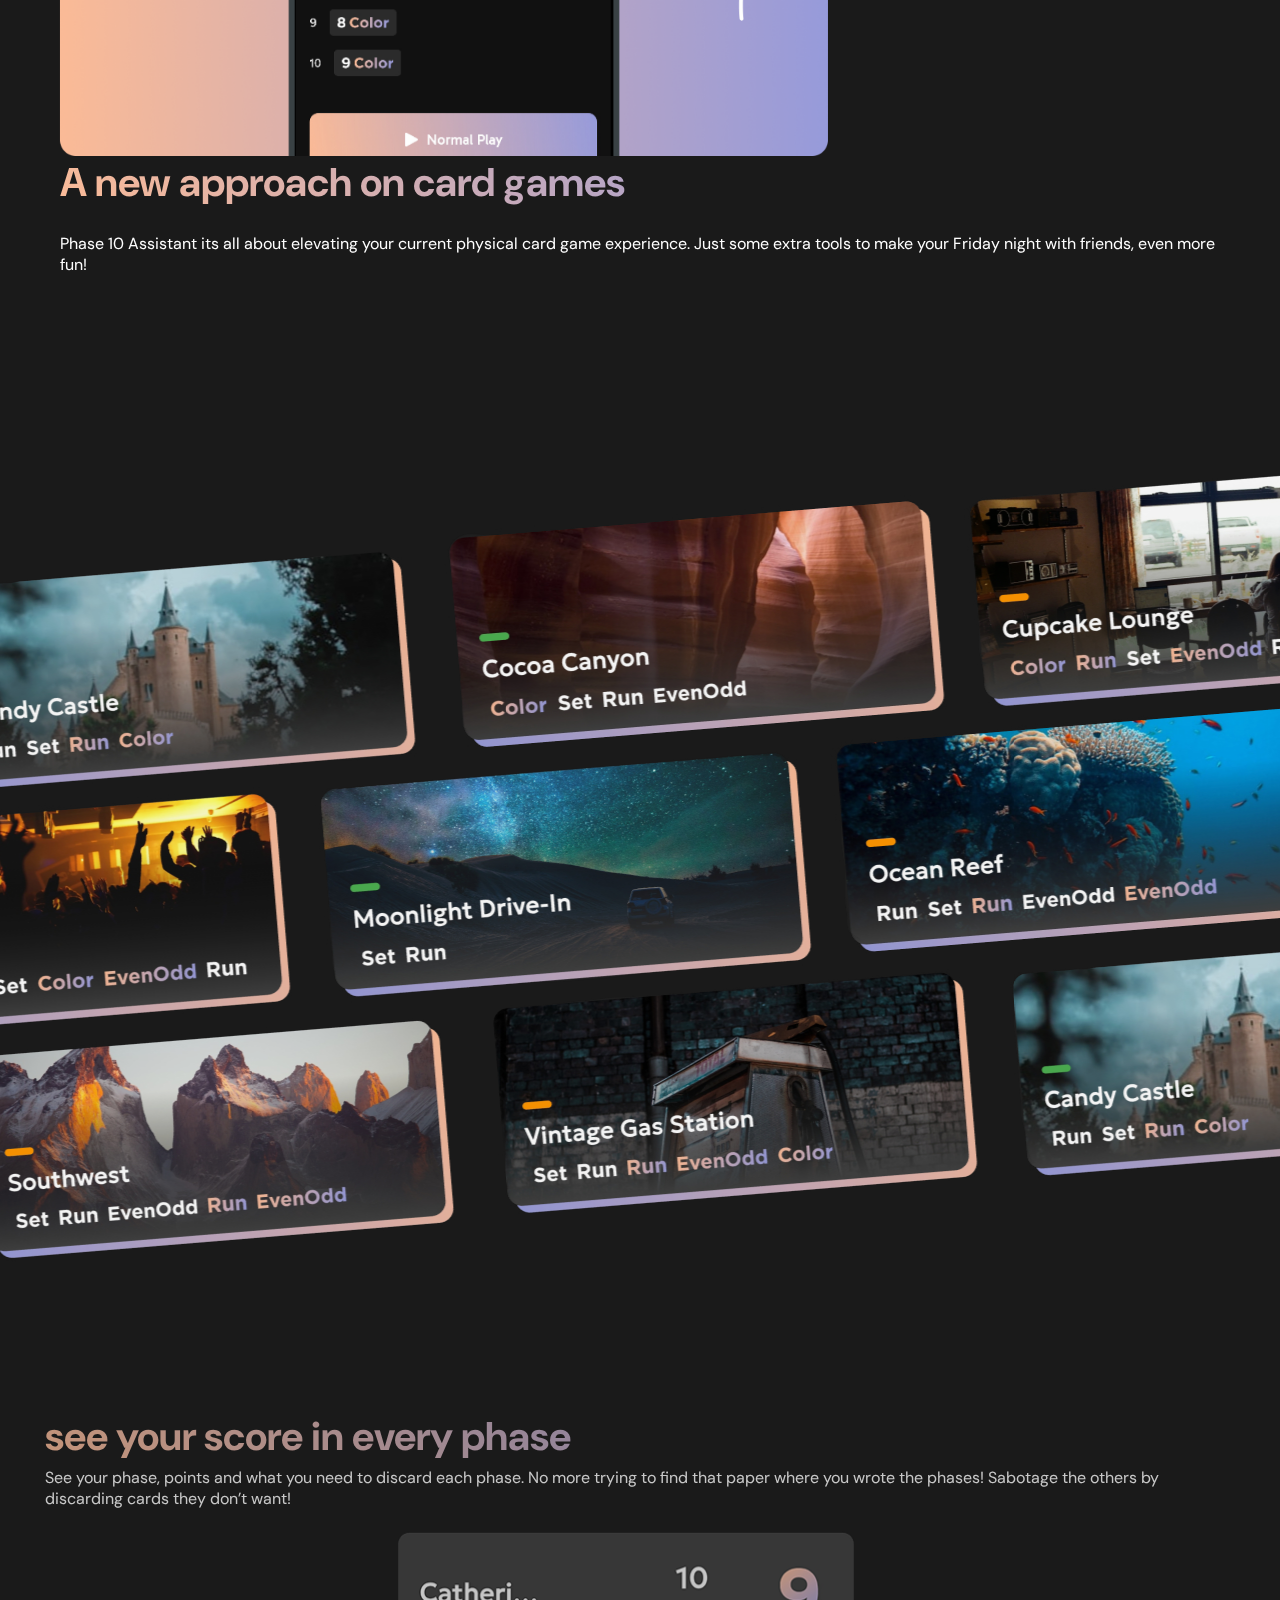
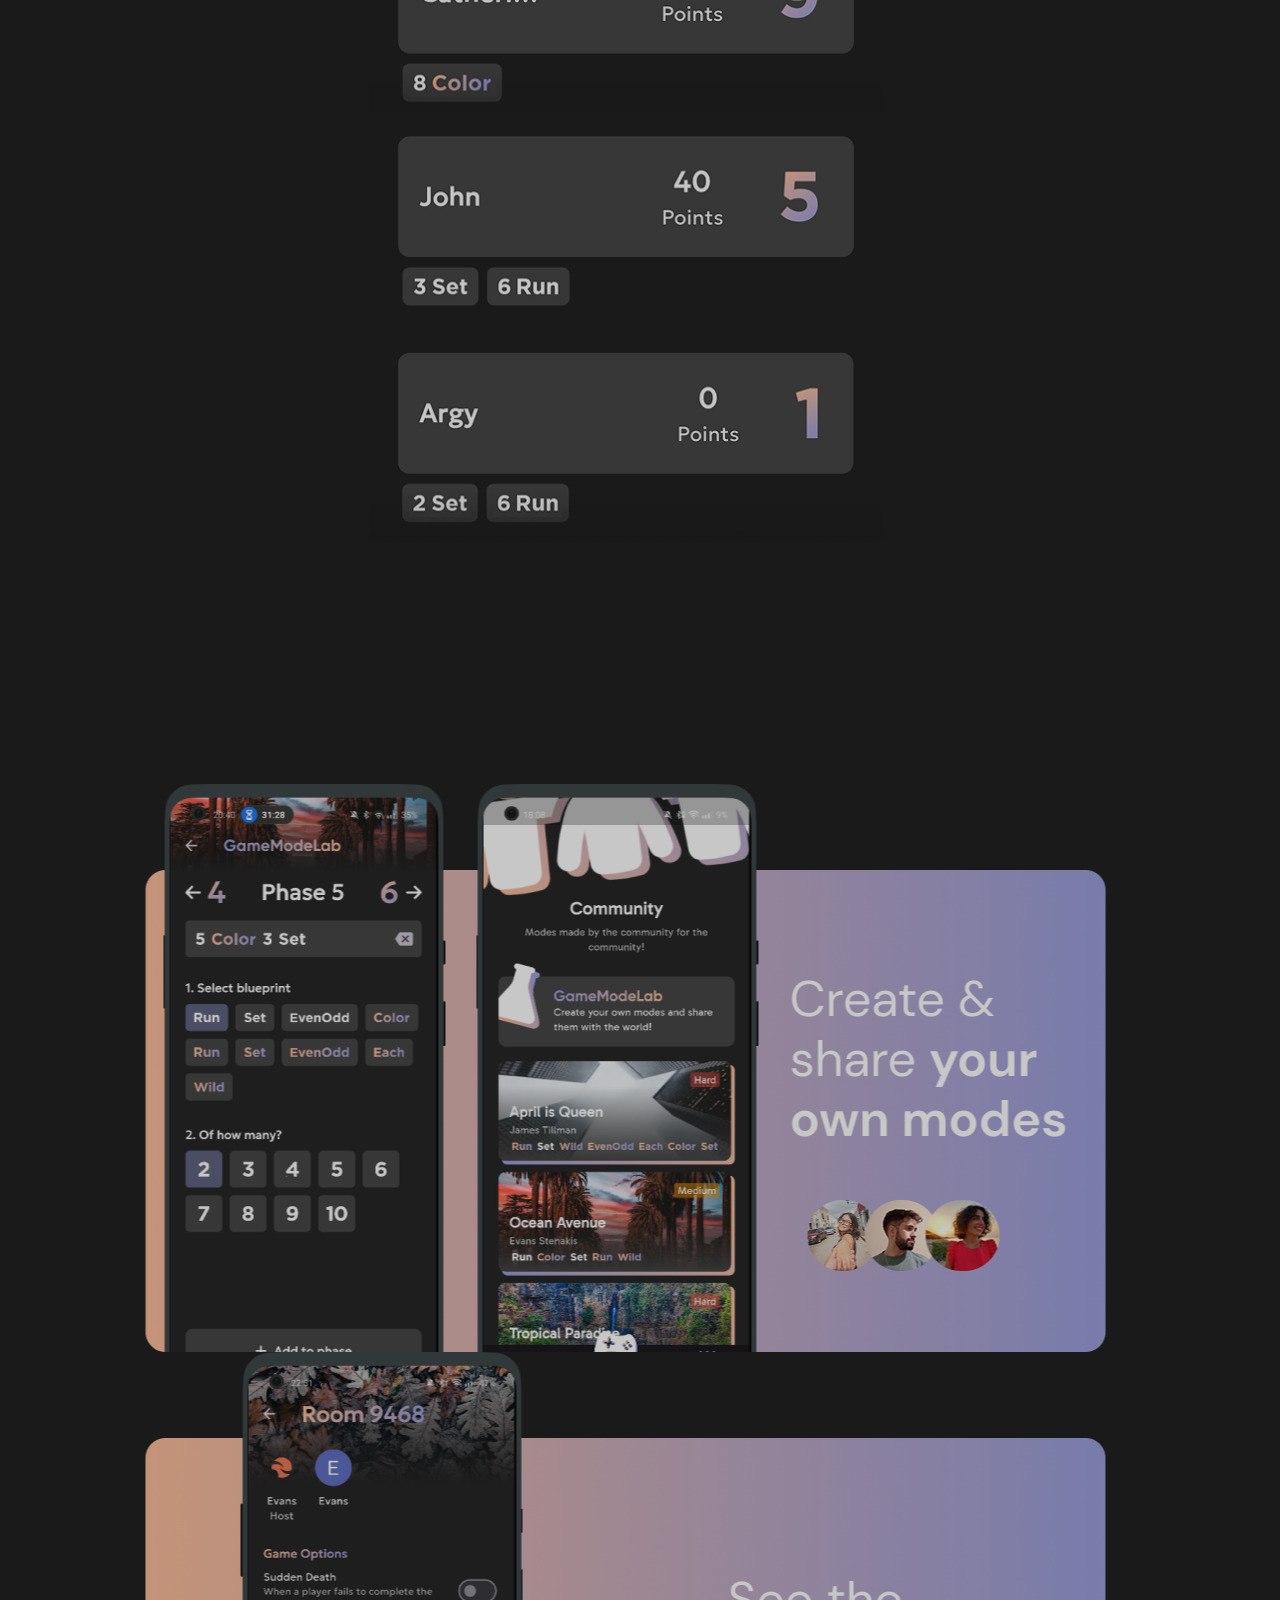
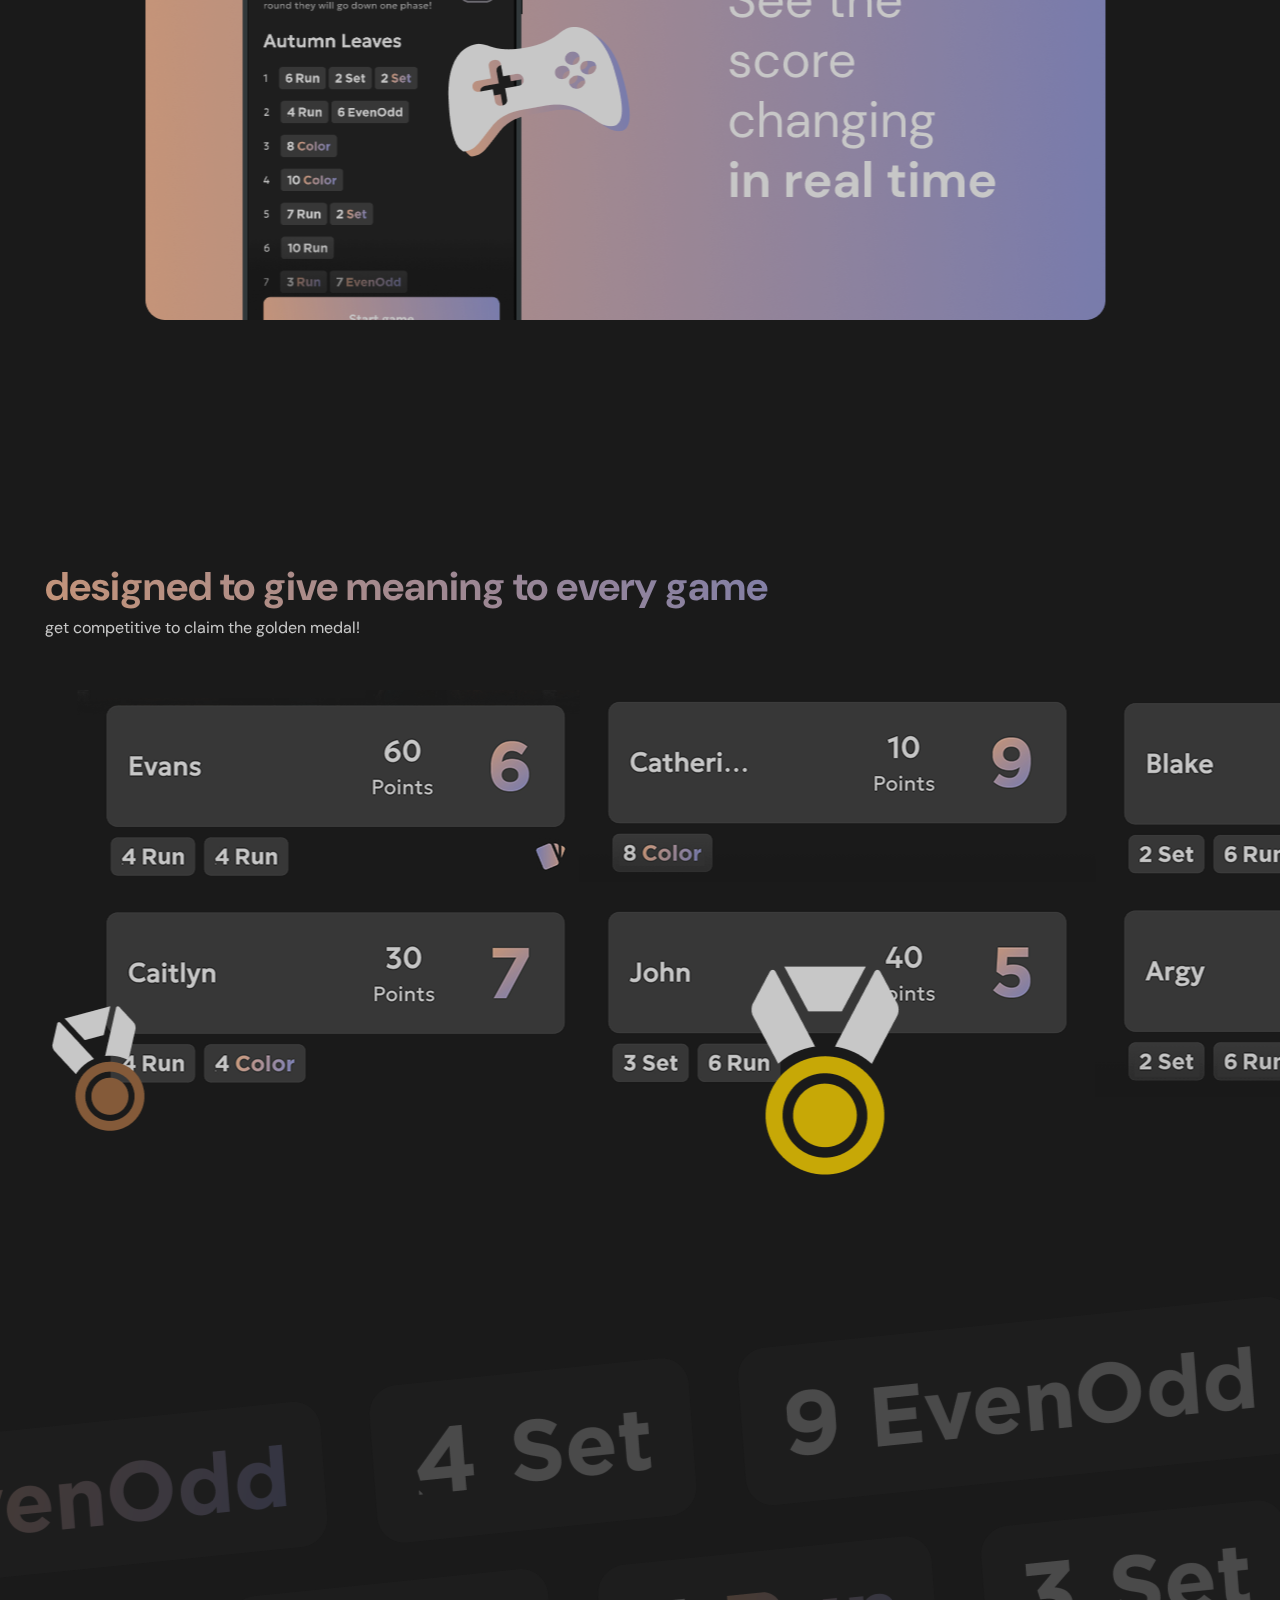
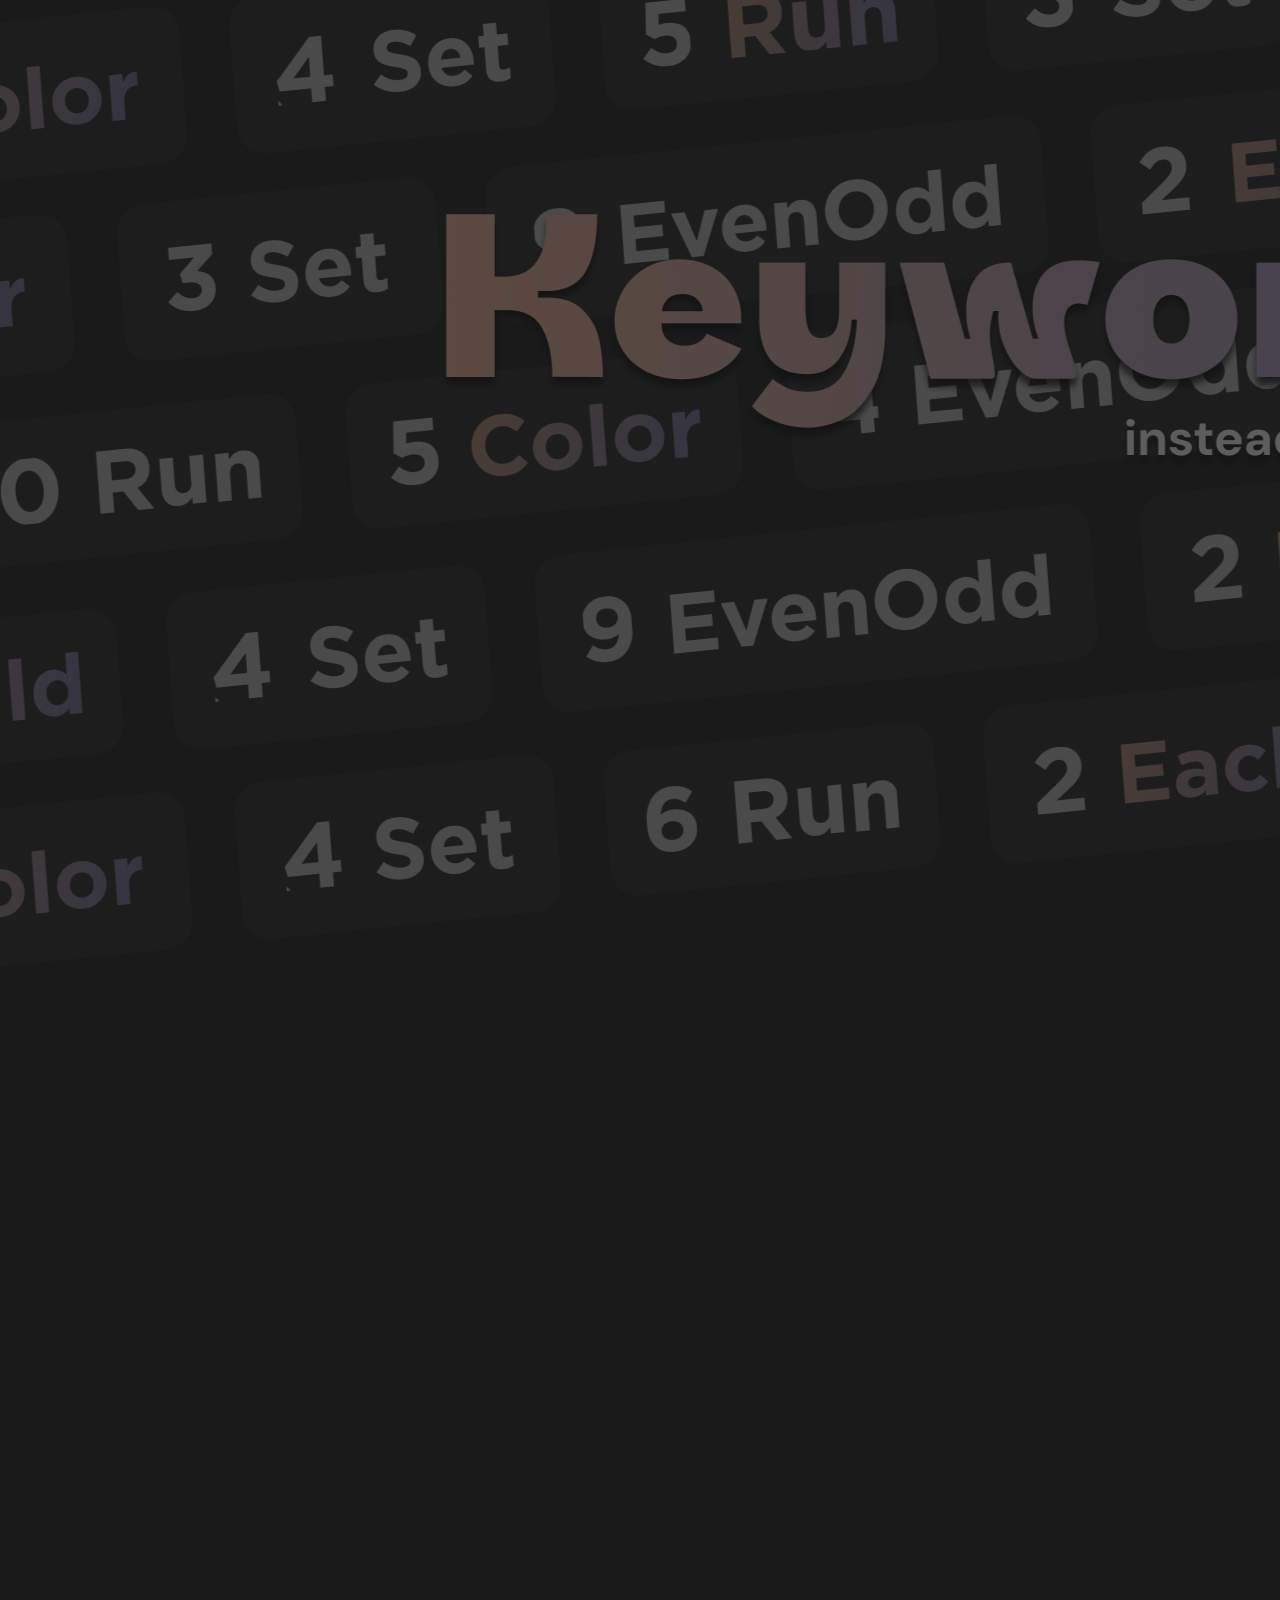
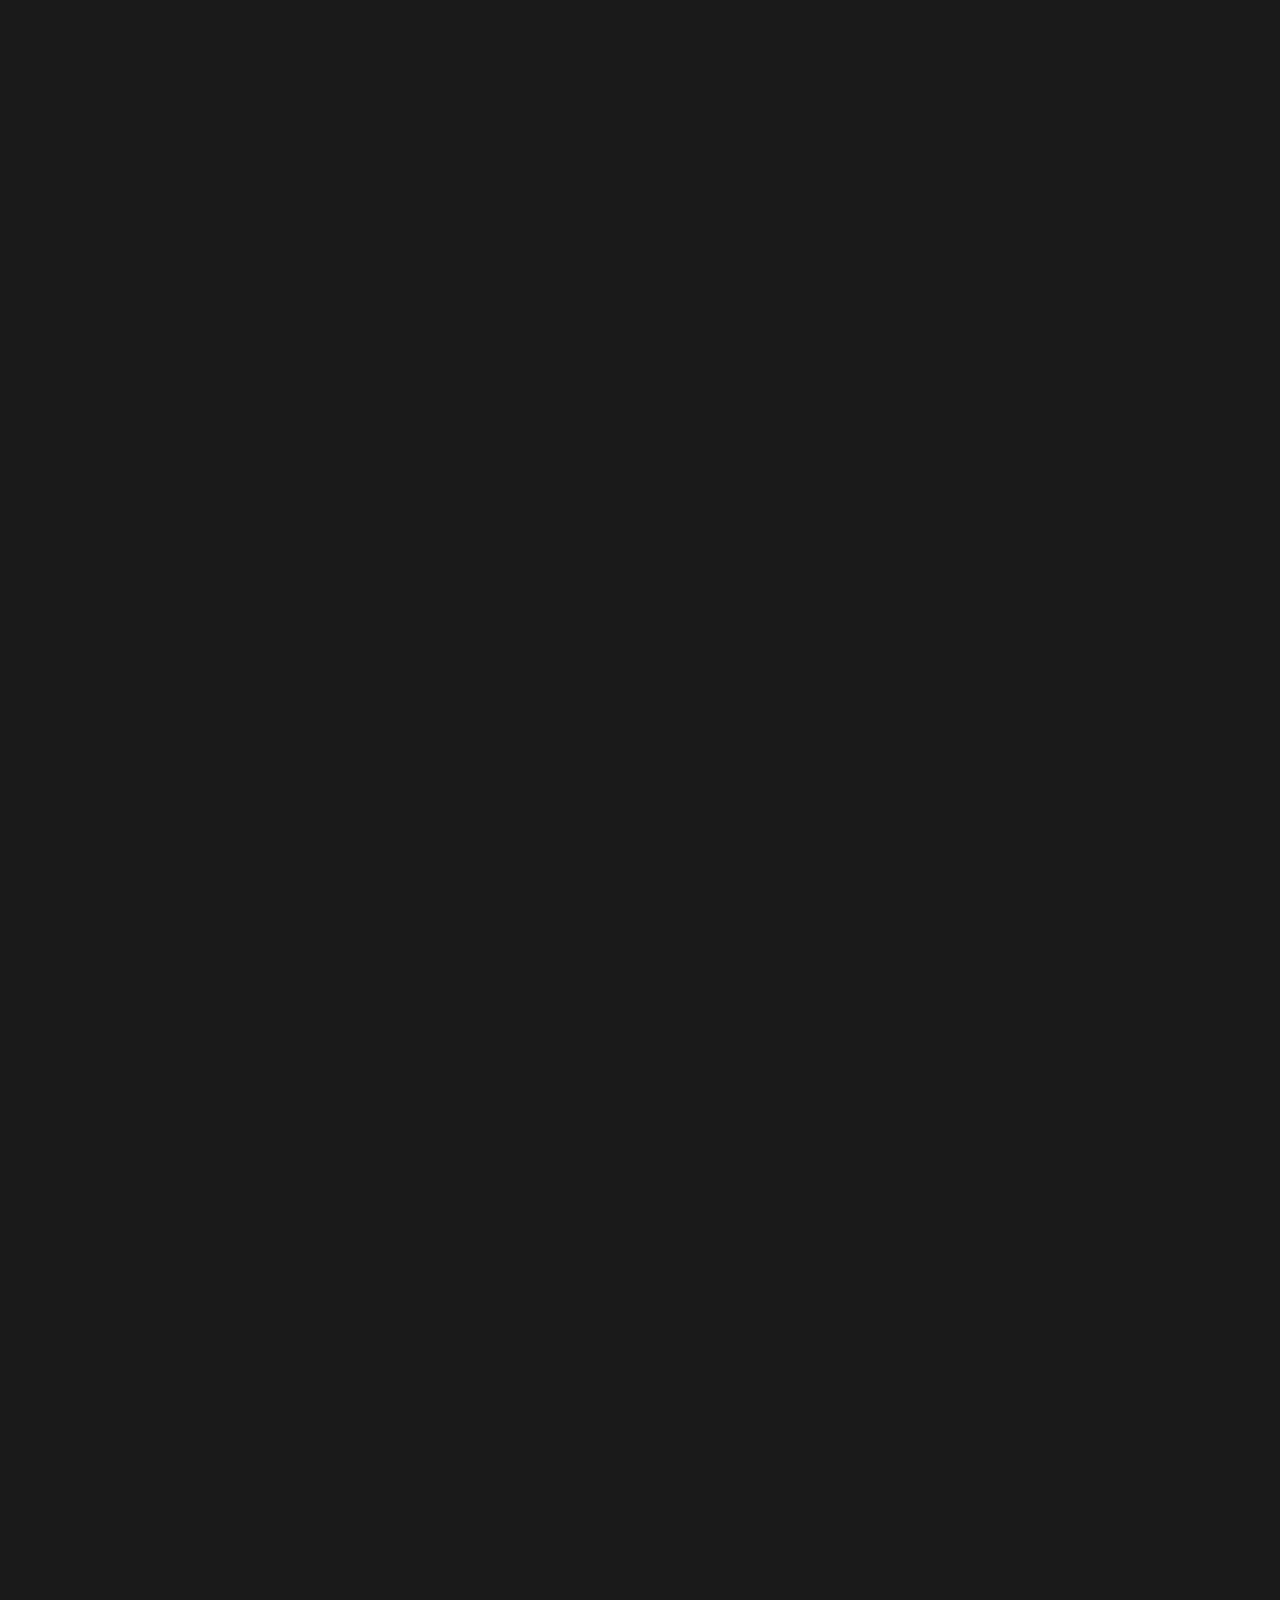
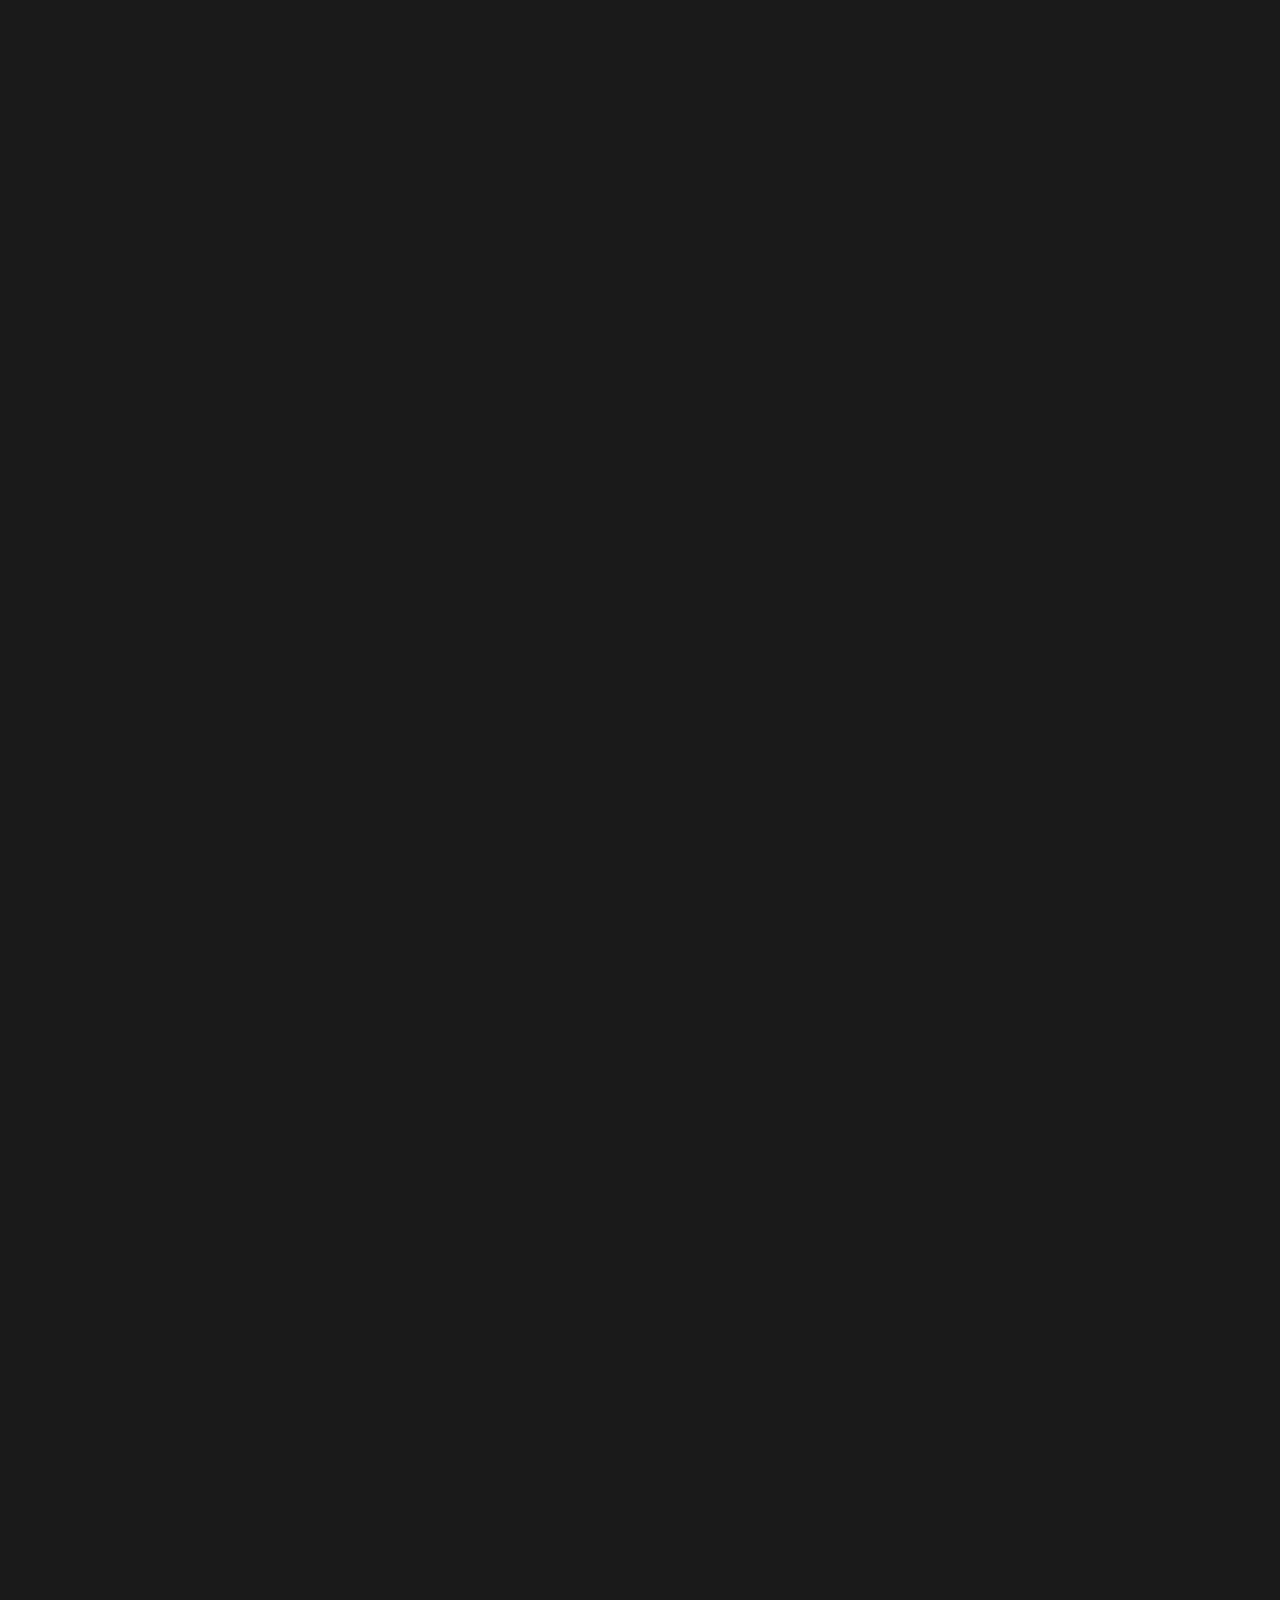
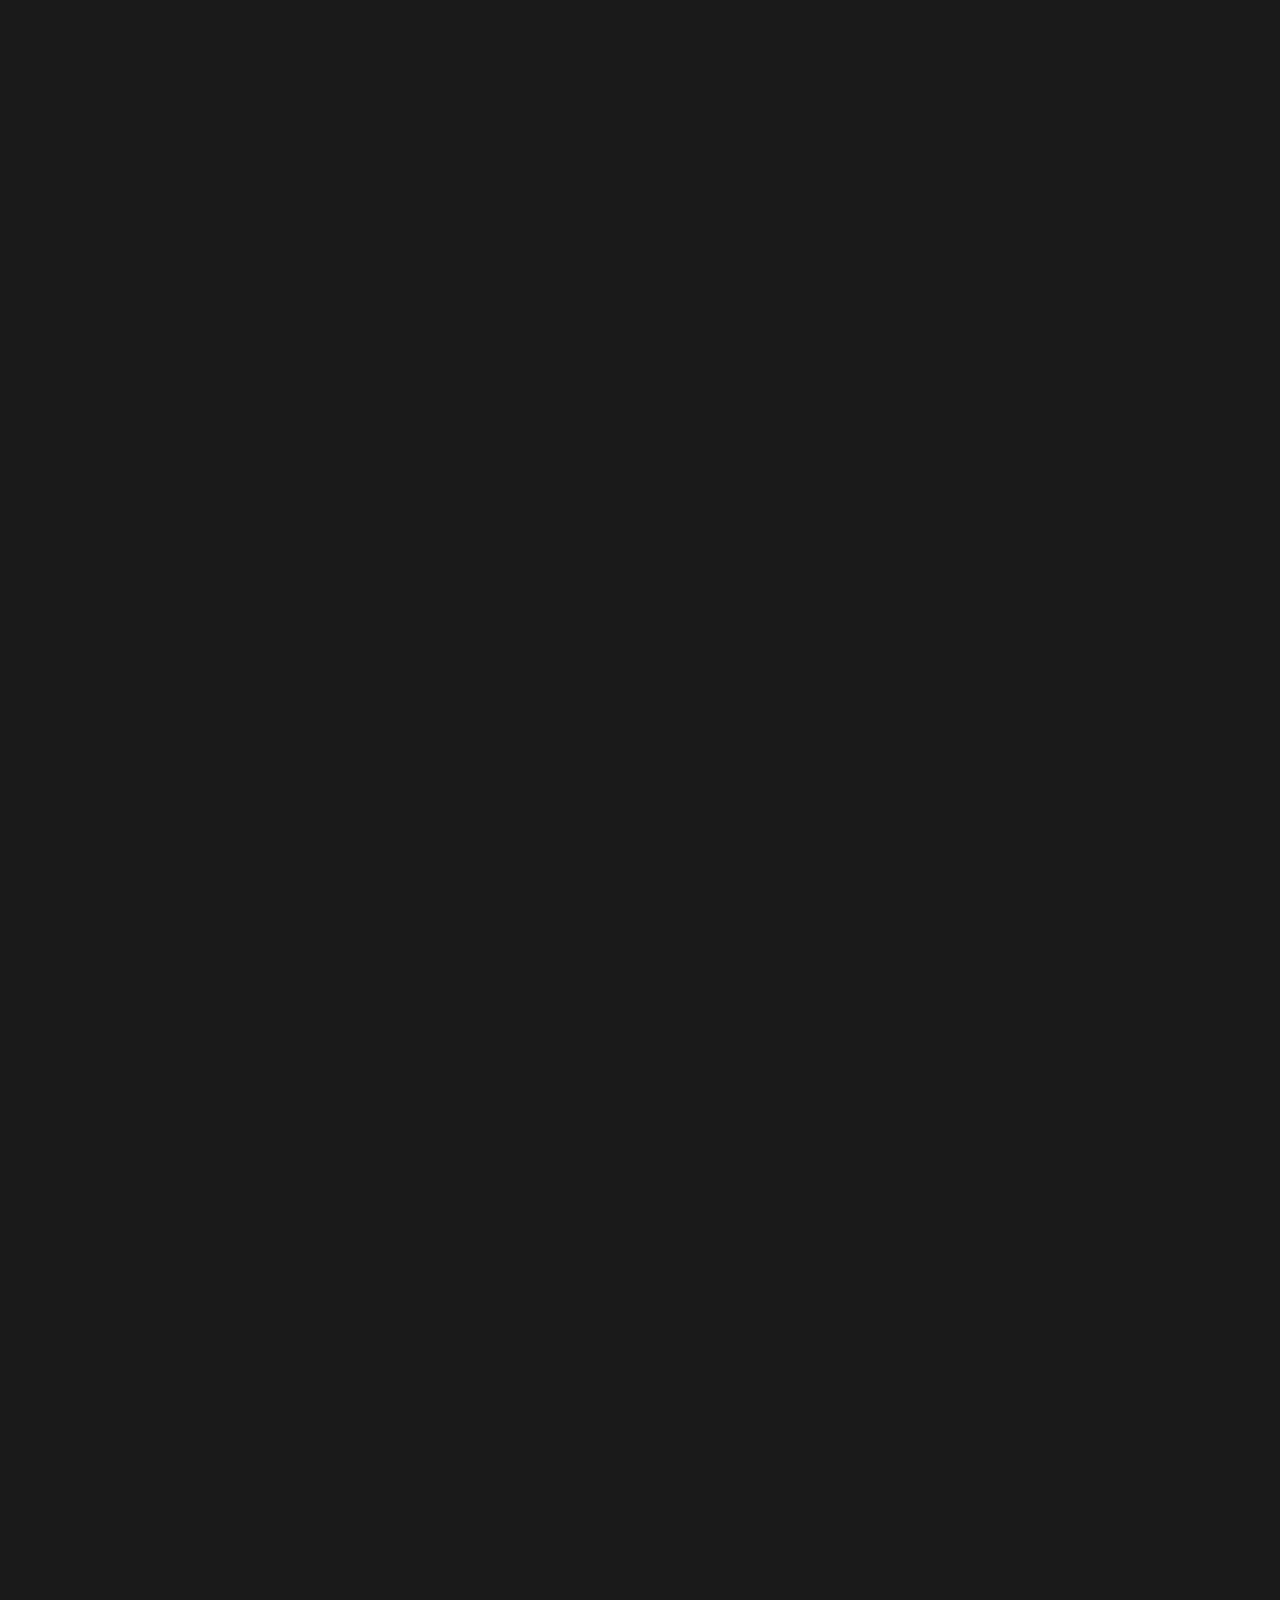
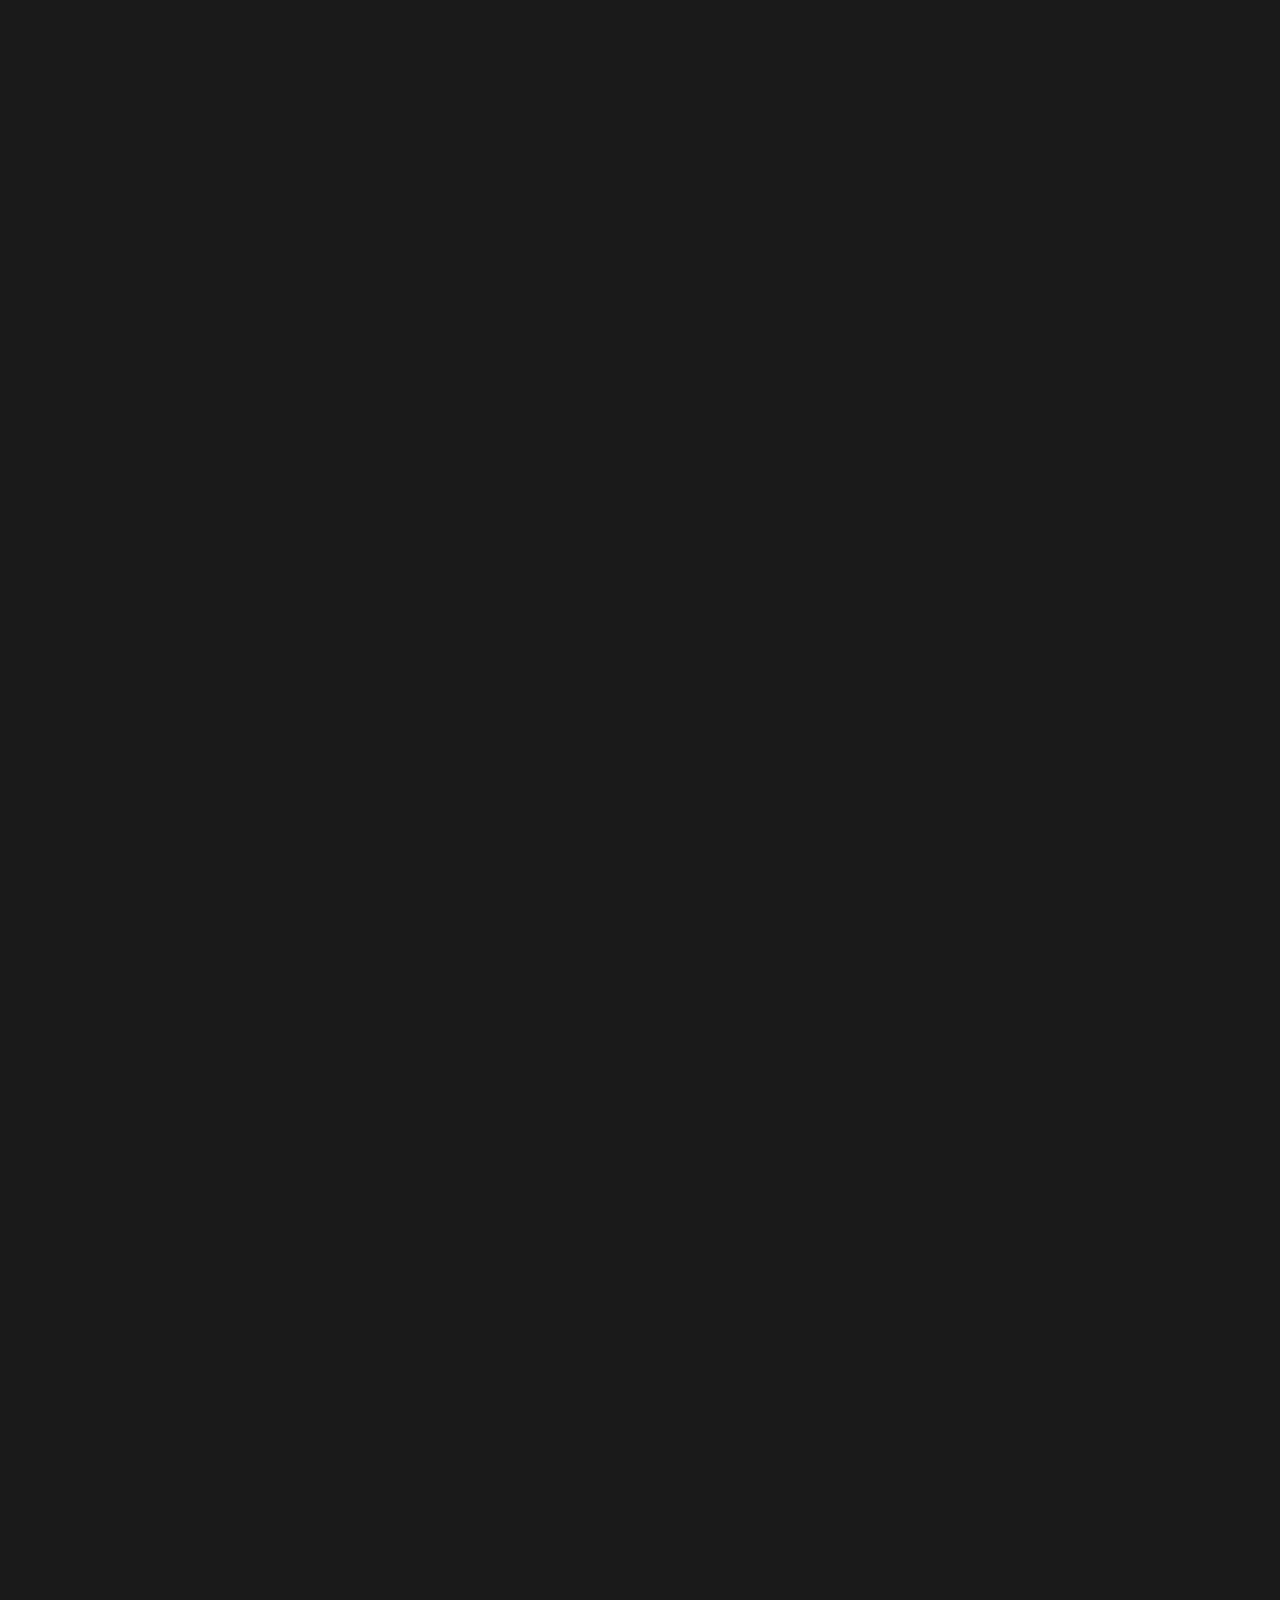
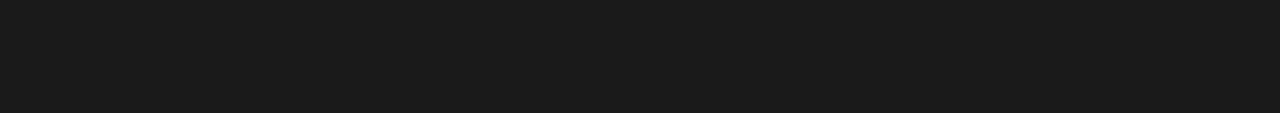
<file: phase_10.html>
<!doctype html>
<html>
  <head>
    <meta charset="utf-8" />
    <meta name="viewport" content="width=device-width, initial-scale=1" />
    <link rel="icon" type="image/x-icon" href="assets/icons/logo.svg" />
    <title>Phase 10 Assistant</title>
    <link
      href="https://fonts.googleapis.com/css2?family=DM+Sans:ital,opsz,wght@0,9..40,100..1000;1,9..40,100..1000&display=swap"
      rel="stylesheet"
    />
    <link
      href="https://cdn.jsdelivr.net/npm/bootstrap@5.3.8/dist/css/bootstrap.min.css"
      rel="stylesheet"
      integrity="sha384-sRIl4kxILFvY47J16cr9ZwB07vP4J8+LH7qKQnuqkuIAvNWLzeN8tE5YBujZqJLB"
      crossorigin="anonymous"
    />
    <link rel="stylesheet" href="./style.css" />

    <style>
      .gradient-text {
        background-image: linear-gradient(45deg, #fcbc98, #989cdc);
        display: inline-block;
        -webkit-background-clip: text;
        background-clip: text;
        -moz-background-clip: text;
        -webkit-text-fill-color: transparent;
        -moz-text-fill-color: transparent;
      }

      @media (min-width: 768px) {
        .gradient-text {
          width: 70%;
        }
      }
    </style>
  </head>

  <body>
    <script src="gsap_modules/page-transition.js"></script>
    <script src="gsap_modules/gsap.min.js"></script>
    <script src="gsap_modules/SplitText.min.js"></script>
    <script src="gsap_modules/ScrollTrigger.min.js"></script>
    <script type="module" src="gsap_modules/gsap.js"></script>
    <div class="row g-5 align-items-end mx-3 my-1">
      <div class="col-md-6">
        <img
          src="assets/products/phase10/5000_downloads.jpg"
          alt="Phase 10 Cover"
          class="cover_style rounded-4"
        />
      </div>
      <div class="col-md-6">
        <h1 class="project_title">Phase 10 Assistant</h1>
        <h3 class="project_desc">
          Phase 10 Assistant is a unique approach on how you play Phase 10: the
          physical card game. UI/UX project that turned into an Android & Web
          app.
        </h3>
        <div class="gap-20"></div>
        <div class="d-flex flex-wrap">
          <div
            style="background-color: var(--background_light)"
            class="rounded-2 px-3 py-2 m-1"
          >
            Project type: UI/UX | Programming
          </div>
          <div
            style="background-color: var(--background_light)"
            class="rounded-2 px-3 py-2 m-1"
          >
            Timeline: 2021-today
          </div>
          <div
            style="background-color: var(--background_light)"
            class="rounded-2 px-3 py-2 m-1"
          >
            Tools used: Figma, Android Studio
          </div>
        </div>

        <div class="gap-40"></div>
        <div
          class="d-flex flex-column flex-md-row gap-4 mx-auto align-items-start"
        >
          <a
            href="https://play.google.com/store/apps/details?id=com.safehouse.phase10assistant"
            target="_blank"
          >
            <img
              src="assets/products/phase10/button_1.png"
              alt="PlayStore icon"
              style="max-height: 50px; width: 100%; object-fit: contain"
            />
          </a>

          <a href="https://phase-10-assistant.web.app/" target="_blank">
            <img
              src="assets/products/phase10/button_2.png"
              alt="PlayStore icon"
              style="max-height: 50px; width: 100%; object-fit: contain"
            />
          </a>
        </div>
      </div>
    </div>
    <div
      class="padding-h mx-auto align-items-center"
      style="max-width: var(--max_width)"
    >
      <div class="gap-80"></div>
      <div class="gap-80"></div>
      <div class="row g-5 align-items-end">
        <div class="col-md-7" style="max-height: 70vh">
          <img
            style="margin: 0; padding: 0; max-height: 70vh; object-fit: contain"
            src="assets/products/phase10/card_1.png"
            class="img-fluid"
            alt="Card_1"
          />
        </div>
        <div class="col-md-5">
          <h2 class="gradient-text">A new approach on card games</h2>
          <div class="gap-20"></div>
          <p>
            Phase 10 Assistant its all about elevating your current physical
            card game experience. Just some extra tools to make your Friday
            night with friends, even more fun!
          </p>
        </div>
      </div>
    </div>
    <div class="gap-60"></div>
    <img
      class="w-100"
      style="min-height: 400px; object-fit: cover"
      src="assets/products/phase10/modes.png"
      alt="Card_2"
    />

    <div class="gap-60"></div>
    <div class="padding-h mx-auto" style="max-width: var(--max_width)">
      <div class="row g-4">
        <div class="col-md-6">
          <h2 class="gradient-text">see your score in every phase</h2>
          <br />
          <p>
            See your phase, points and what you need to discard each phase. No
            more trying to find that paper where you wrote the phases! Sabotage
            the others by discarding cards they don’t want!
          </p>
        </div>
        <div class="col-md-6" style="max-height: 70vh">
          <img
            class="w-100"
            style="max-height: 70vh; object-fit: contain"
            src="assets/products/phase10/score.png"
            alt="Score"
          />
        </div>
      </div>
      <div class="gap-60"></div>
      <div class="gap-60"></div>
      <div class="row g-4">
        <div class="col-md-6" style="max-height: 70vh">
          <img
            class="img-fluid w-100"
            src="assets/products/phase10/own_modes.png"
            alt="Own modes"
          />
        </div>
        <div class="col-md-6" style="max-height: 70vh">
          <img
            class="img-fluid w-100"
            src="assets/products/phase10/own_modes_2.png"
            alt="Own modes"
          />
        </div>
      </div>
      <div class="gap-60"></div>
      <div class="gap-60"></div>

      <h2 class="gradient-text">designed to give meaning to every game</h2>
      <p>get competitive to claim the golden medal!</p>
      <div class="gap-40"></div>
      <img
        class="w-100 img-fluid"
        style="max-height: 60vh; object-fit: contain"
        src="assets/products/phase10/players.png"
        alt="Players"
      />
    </div>
    <div class="gap-20"></div>
    <img
      class="w-100 object-fit-cover img-fluid"
      src="assets/products/phase10/keywords.png"
      alt="Card_2"
    />
    <div class="gap-60"></div>
    <div class="padding-h mx-auto" style="max-width: var(--max_width)">
      <div class="row g-4">
        <div class="col-md-6">
          <div
            style="background-color: var(--background_light); padding: 30px"
            class="rounded-4"
          >
            <h3 class="gradient-text">Problem</h3>
            <p>
              Existing Phase 10 helper apps offer only rudimentary features,
              lacking enhancements that elevate the overall gaming experience.
              These applications often suffer from cumbersome usability due to
              poorly designed user interfaces and subpar user experience models.
            </p>
            <div class="gap-20"></div>
            <div class="d-flex flex-wrap">
              <div
                style="background-color: rgb(114, 61, 61)"
                class="rounded-2 px-3 py-2 m-1"
              >
                - Poor user experience
              </div>
              <div
                style="background-color: rgb(114, 61, 61)"
                class="rounded-2 px-3 py-2 m-1"
              >
                - Few basic features
              </div>
              <div
                style="background-color: rgb(114, 61, 61)"
                class="rounded-2 px-3 py-2 m-1"
              >
                - No creativity factors
              </div>
            </div>
          </div>
        </div>
        <div class="col-md-6">
          <div
            style="background-color: var(--background_light); padding: 30px"
            class="rounded-4"
          >
            <h3 class="gradient-text">Solution</h3>
            <p>
              Fresh and visually appealing aesthetic, incorporating game-suiting
              colors to evoke a sense of immersion and engagement. By
              integrating original user-focused features, the design aims to
              enhance the overall gameplay experience, fostering greater
              interactivity.
            </p>
            <div class="gap-20"></div>
            <div class="d-flex flex-wrap">
              <div
                style="background-color: rgb(61, 114, 92)"
                class="rounded-2 px-3 py-2 m-1"
              >
                + Creativity options
              </div>
              <div
                style="background-color: rgb(61, 114, 92)"
                class="rounded-2 px-3 py-2 m-1"
              >
                + Engaging interface
              </div>
              <div
                style="background-color: rgb(61, 114, 92)"
                class="rounded-2 px-3 py-2 m-1"
              >
                + Original features
              </div>
              <div
                style="background-color: rgb(61, 114, 92)"
                class="rounded-2 px-3 py-2 m-1"
              >
                + User experience improvements
              </div>
            </div>
          </div>
        </div>
      </div>
      <div class="gap-80"></div>
      <div class="gap-40"></div>
      <h2 class="gradient-text">Typography & Colors</h2>
      <div class="gap-40"></div>
      <hr />
      <div class="d-flex justify-content-between">
        <p>Font</p>
        <div class="d-flex" style="gap: 40px">
          <p>Regular</p>
          <p>Medium</p>
          <p>Bold</p>
        </div>
      </div>
      <div class="gap-60"></div>
      <h1 style="text-align: center">This is DM Sans</h1>
      <p style="text-align: center">
        And this is a small description just for contrast
      </p>
      <div class="gap-60"></div>
      <hr />
      <div class="gap-60"></div>
      <p style="width: 80%">
        DM Sans really help push the identity of Phase 10 Assistant to its
        maximum potential. Structured, readable, versatile, it aligns with the
        app’s vision as a simple and seamless product for everyday user.
      </p>
    </div>
    <div class="gap-60"></div>

    <div
      style="
        background-image: linear-gradient(45deg, #fcbc98, #989cdc);
        height: 300px;
        width: 100%;
        padding: var(--padding);
        position: relative;
      "
    >
      <p style="position: absolute; bottom: 0; left: 0; margin: var(--padding)">
        #FCBC98
      </p>
      <p style="position: absolute; top: 0; right: 0; margin: var(--padding)">
        #989CDC
      </p>
    </div>
    <div class="gap-60"></div>
    <div class="padding-h mx-auto" style="max-width: var(--max_width)">
      <h2 class="gradient-text">Icons</h2>
      <p style="width: 80%">
        Shadow icons are used in larger scale and often alone. They can be found
        in main pages and have a decorative means. Gradient icons work as a
        group and are easier to read. They exist in buttons, context menus etc.
        and complete the meaning of text..
      </p>
      <div class="gap-60"></div>
      <img
        style="max-height: 70vh; object-fit: cover"
        src="assets/products/phase10/icons.png"
        alt="Icons"
      />
    </div>
    <div class="gap-80"></div>
    <div class="padding-h mx-auto" style="max-width: var(--max_width)">
      <h3 class="gradient-text">Target Audience</h3>
      <div class="col-md-8">
        <p style="text-align: justify">
          Phase 10 is a universally inclusive card game suitable for families
          and groups of friends. While appealing to a diverse demographic, the
          primary player base typically falls within the age range of 12 to 65
          years. This demographic exhibits a propensity for critical thinking
          and strategic organization, attributes integral to success in the
          game. From a design perspective, this necessitates a user interface
          and navigation system that seamlessly accommodates players of all
          ages. Ensuring a universally accessible and enjoyable experience
          across this broad age spectrum is paramount to the game's design
          objectives.
        </p>
      </div>
      <div class="gap-60"></div>
      <h3 class="gradient-text">COMPETITION</h3>
      <div class="row g-4">
        <div class="col-md-6">
          <div class="d-flex align-items-center">
            <img
              style="
                height: 65px;
                width: 65px;
                object-fit: cover;
                margin: 0;
                padding: 0;
              "
              src="assets/products/phase10/competition_1.png"
              alt=""
            />
            <div style="width: 20px"></div>
            <div>
              <h4>Phase10 Counter</h4>
              <p>Giannis Alevizakis</p>
            </div>
          </div>
          <p>
            Overall a very simple app that does its job very effectively with
            little to no bugs and is very easy to use and navigate. It doesn’t
            feature anything fancy, but it’s very user friendly and simple for
            new players.
          </p>
          <br />
          <p>
            + The first and simpler app for calculating game points<br />
            + Very simple user interface<br />
            + Offers useful tools such as sort players according to their place
            and game rules<br />
            ~ Everything is represented by text, can get very tiring<br />
            ~ Limited to the original game mode<br />
            ~ Little information hierarchy - can create visual confusion
          </p>
        </div>
        <div class="col-md-6">
          <div class="d-flex align-items-center">
            <img
              style="
                height: 65px;
                width: 65px;
                object-fit: cover;
                margin: 0;
                padding: 0;
              "
              src="assets/products/phase10/competition_2.png"
              alt=""
            />
            <div style="width: 20px"></div>
            <div>
              <h4>Phase 10 Scoreboard</h4>
              <p>Matrix_Developer</p>
            </div>
          </div>
          <p>
            Well designed app but lacks in user experience. After using it a
            couple times, I couldn’t understand how most features work, which
            led to disatisfaction.
          </p>
          <br />
          <p>
            + Interesting visual identity with bold colors and many visual cues
            instead of text<br />
            + Useful tools such as edit player points, skip phase and dealer
            indication<br />
            ~ Confusing navigation, lagging animations and overall poor user
            experience
          </p>
        </div>
      </div>
      <div class="gap-40"></div>
      <div class="col-md-8">
        <p style="text-align: justify">
          Because the market is still not saturated by this type of apps, there
          was still time to create a better product without sacrificing on
          features that have already been implemented by other creators. By
          examining the competitors, I was able to distinguish what the market
          needed as well as what could be improved from the existing products.
          Also, I could see their way of implementing different features and
          whether they were successful or not from the feedback they got, from
          Google Play reviews. In this way, a healthy competition is created
          where every product is benefited from its competitors and each creator
          tries to level up their product by trying to overcome problems and
          difficulties faced by the others.
        </p>
      </div>
      <div class="gap-60"></div>
      <h3 class="gradient-text">Bending the rules</h3>
      <div class="gap-20"></div>
      <div class="row g-4">
        <div class="col-md-6">
          <div
            style="background-color: var(--background_light); padding: 30px"
            class="rounded-4"
          >
            <h3 class="gradient-text">Problem</h3>
            <p>
              Every round’s objective is described by a small sentence showing
              which cards the player has to discard. The game’s official rules
              include a special card with small cards and numbers. While it is
              successful on print, it can often lead to interface clutter when
              it comes to digital applications. As humans tend scan, instead of
              reading, it was proven necessary to find a new way to show these
              objectives.
            </p>
          </div>
        </div>
        <div class="col-md-6">
          <div
            style="background-color: var(--background_light); padding: 30px"
            class="rounded-4"
          >
            <h3 class="gradient-text">Solution</h3>
            <p>
              Every round’s objective is described by a small sentence showing
              which cards the player has to discard. The game’s official rules
              include a special card with small cards and numbers. While it is
              successful on print, it can often lead to interface clutter when
              it comes to digital applications. As humans tend scan, instead of
              reading, it was proven necessary to find a new way to show these
              objectives.
            </p>
          </div>
        </div>
      </div>
      <div class="gap-60"></div>
      <div class="gap-40"></div>
      <div class="row g-4">
        <div class="col-md-8">
          <h2 class="gradient-text">Feature: Rooms</h2>
          <div
            style="background-color: var(--background_light); padding: 30px"
            class="rounded-4"
          >
            <h3 class="gradient-text">Problem</h3>
            <p>
              Every round’s objective is described by a small sentence showing
              which cards the player has to discard. The game’s official rules
              include a special card with small cards and numbers. While it is
              successful on print, it can often lead to interface clutter when
              it comes to digital applications. As humans tend scan, instead of
              reading, it was proven necessary to find a new way to show these
              objectives.
            </p>
          </div>
          <div class="gap-20"></div>
          <div
            style="background-color: var(--background_light); padding: 30px"
            class="rounded-4"
          >
            <h3 class="gradient-text">Solution</h3>
            <p>
              Every round’s objective is described by a small sentence showing
              which cards the player has to discard. The game’s official rules
              include a special card with small cards and numbers. While it is
              successful on print, it can often lead to interface clutter when
              it comes to digital applications. As humans tend scan, instead of
              reading, it was proven necessary to find a new way to show these
              objectives.
            </p>
          </div>
        </div>
        <div class="col-md-4">
          <img
            src="assets/products/phase10/screen_rooms.png"
            alt="Phase 10 Cover"
            style="max-height: 80vh; width: auto"
          />
        </div>

        <div class="gap-40"></div>
        <h3 class="gradient-text">An Extra Takeaway</h3>
        <div class="row g-4">
          <div class="col-md-8">
            <p>
              In order to improve the overall user experience when using Rooms,
              players would first join a Room and then vote which mode they
              would like to play, instead of having a host which decides from
              the start, and has to re-create a room if the player’s choose
              another mode.<br /><br />While in paper, this sounds a great idea,
              in reality it creates some major user experience issues. The app’s
              structure focuses on the different types of available game modes,
              each of them belonging to a specific group according to ts
              creation parameters (who created it, how long it will be
              available, mode familiarity etc.).<br /><br />In order for the
              players to select a mode after entering a Room, all modes would
              have to be unified into one page where the players would select
              their desired one. Problem rises in the unification model which
              would confuse users about each mode’s category. All modes would
              look the same and the users would find it extremely hard to find
              their desired mode.
            </p>
          </div>
          <div class="col-md-4">
            <img
              src="assets/products/phase10/extra_takeaway.png"
              alt="Phase 10 Cover"
              style="max-height: 80vh; width: auto"
            />
          </div>
        </div>
        <div class="gap-40"></div>
      </div>
    </div>
  </body>
</html>
</file>
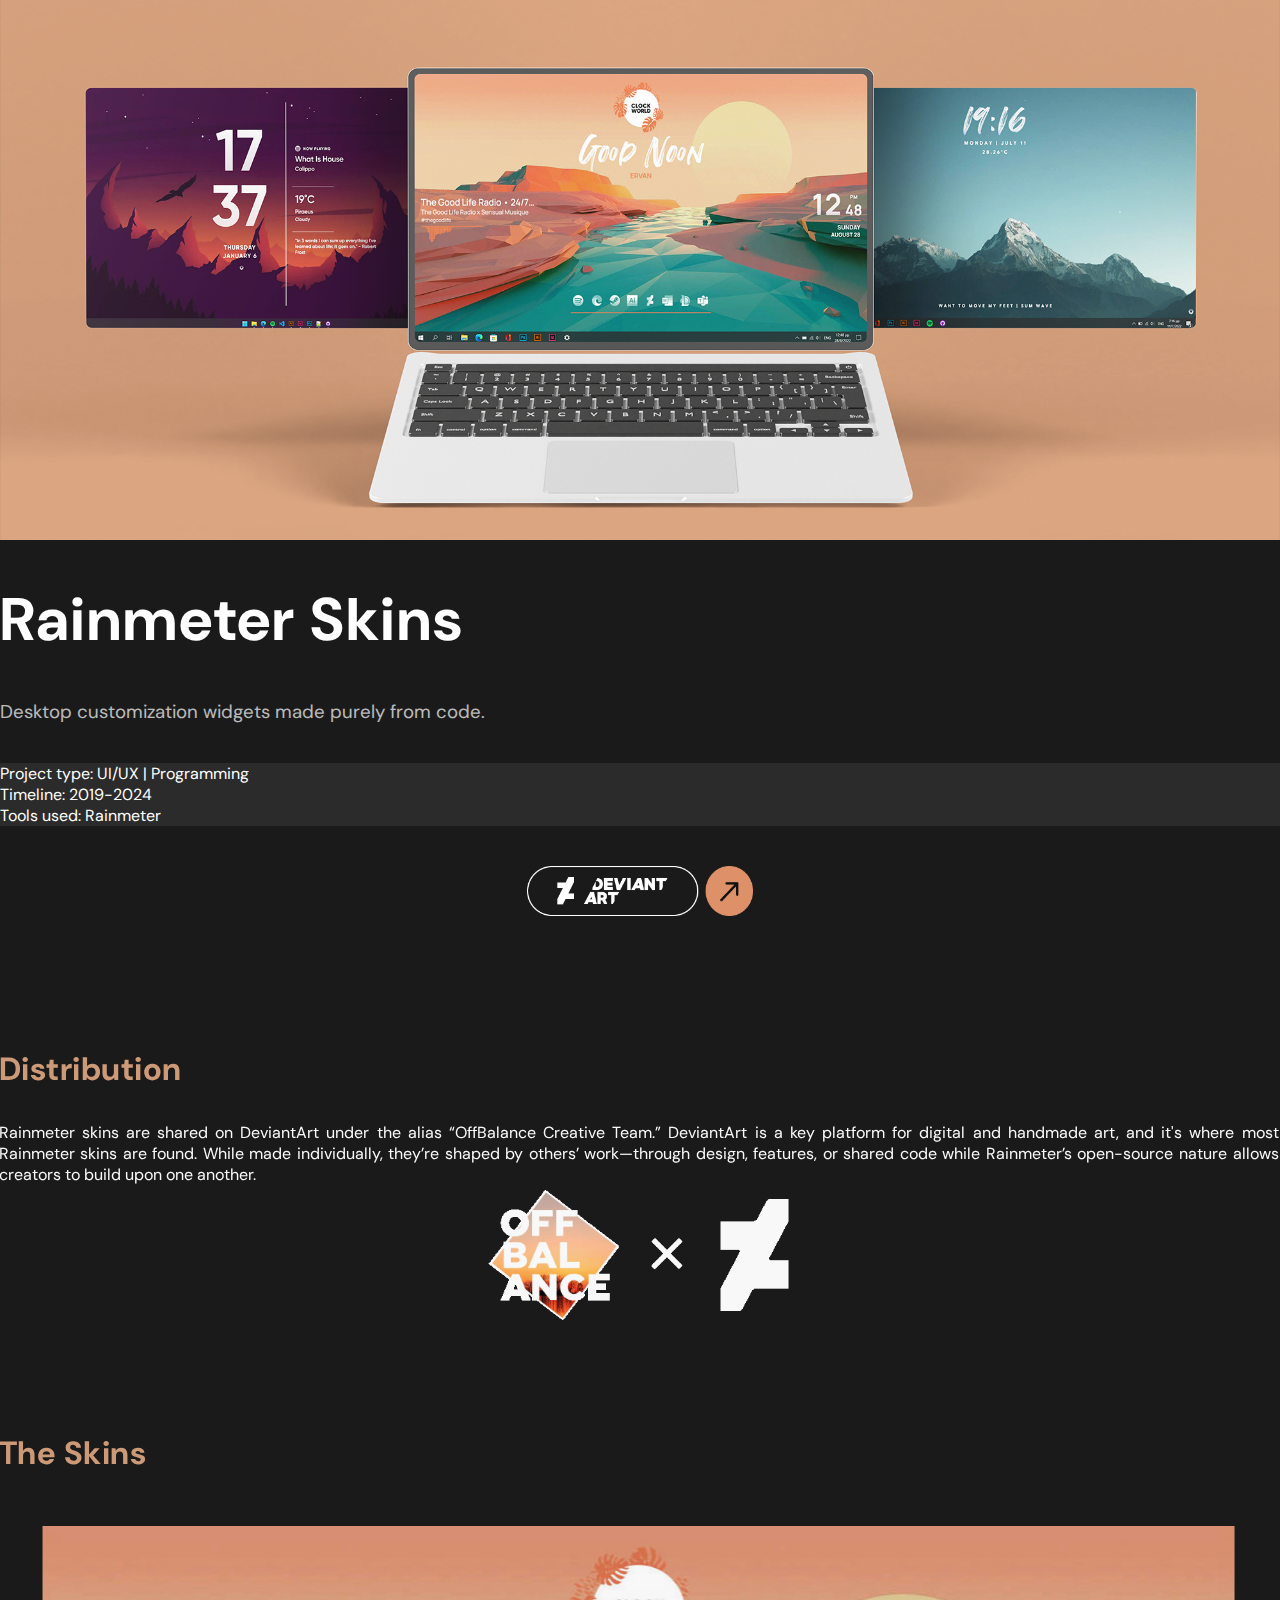
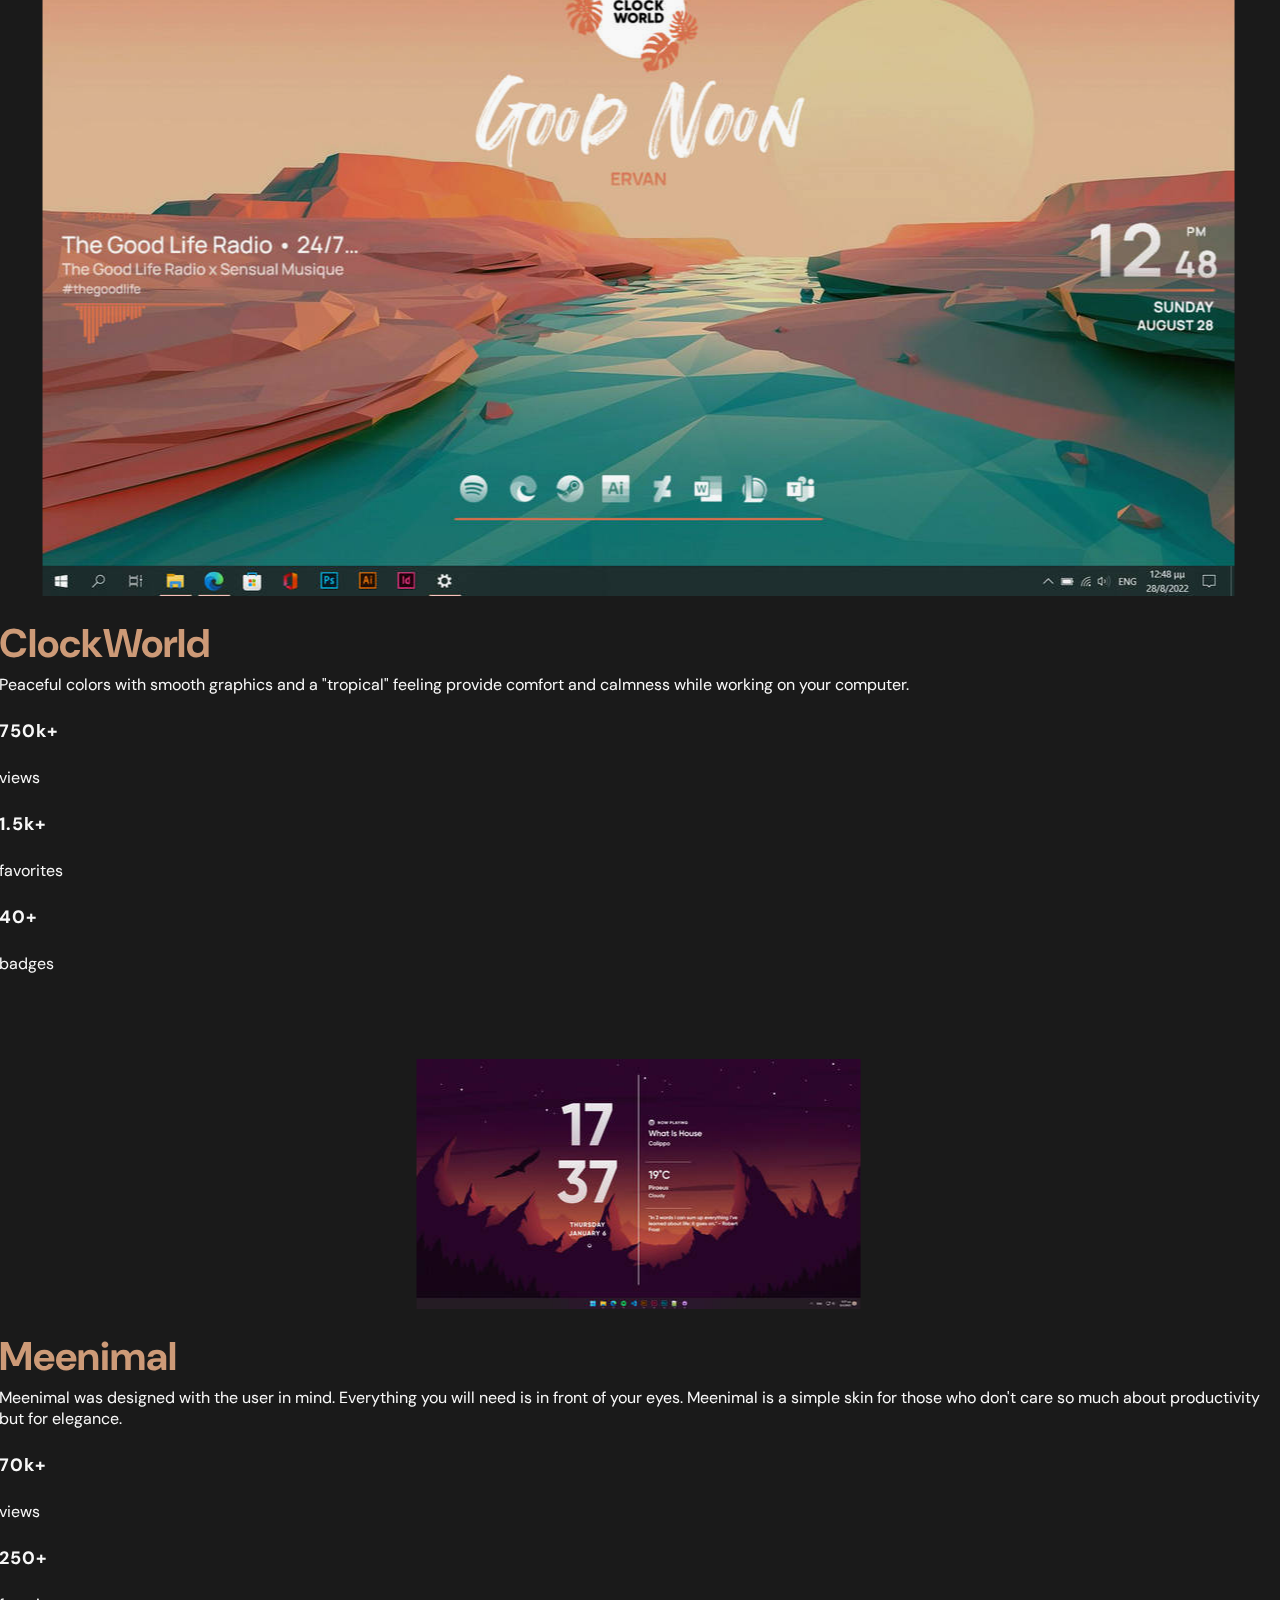
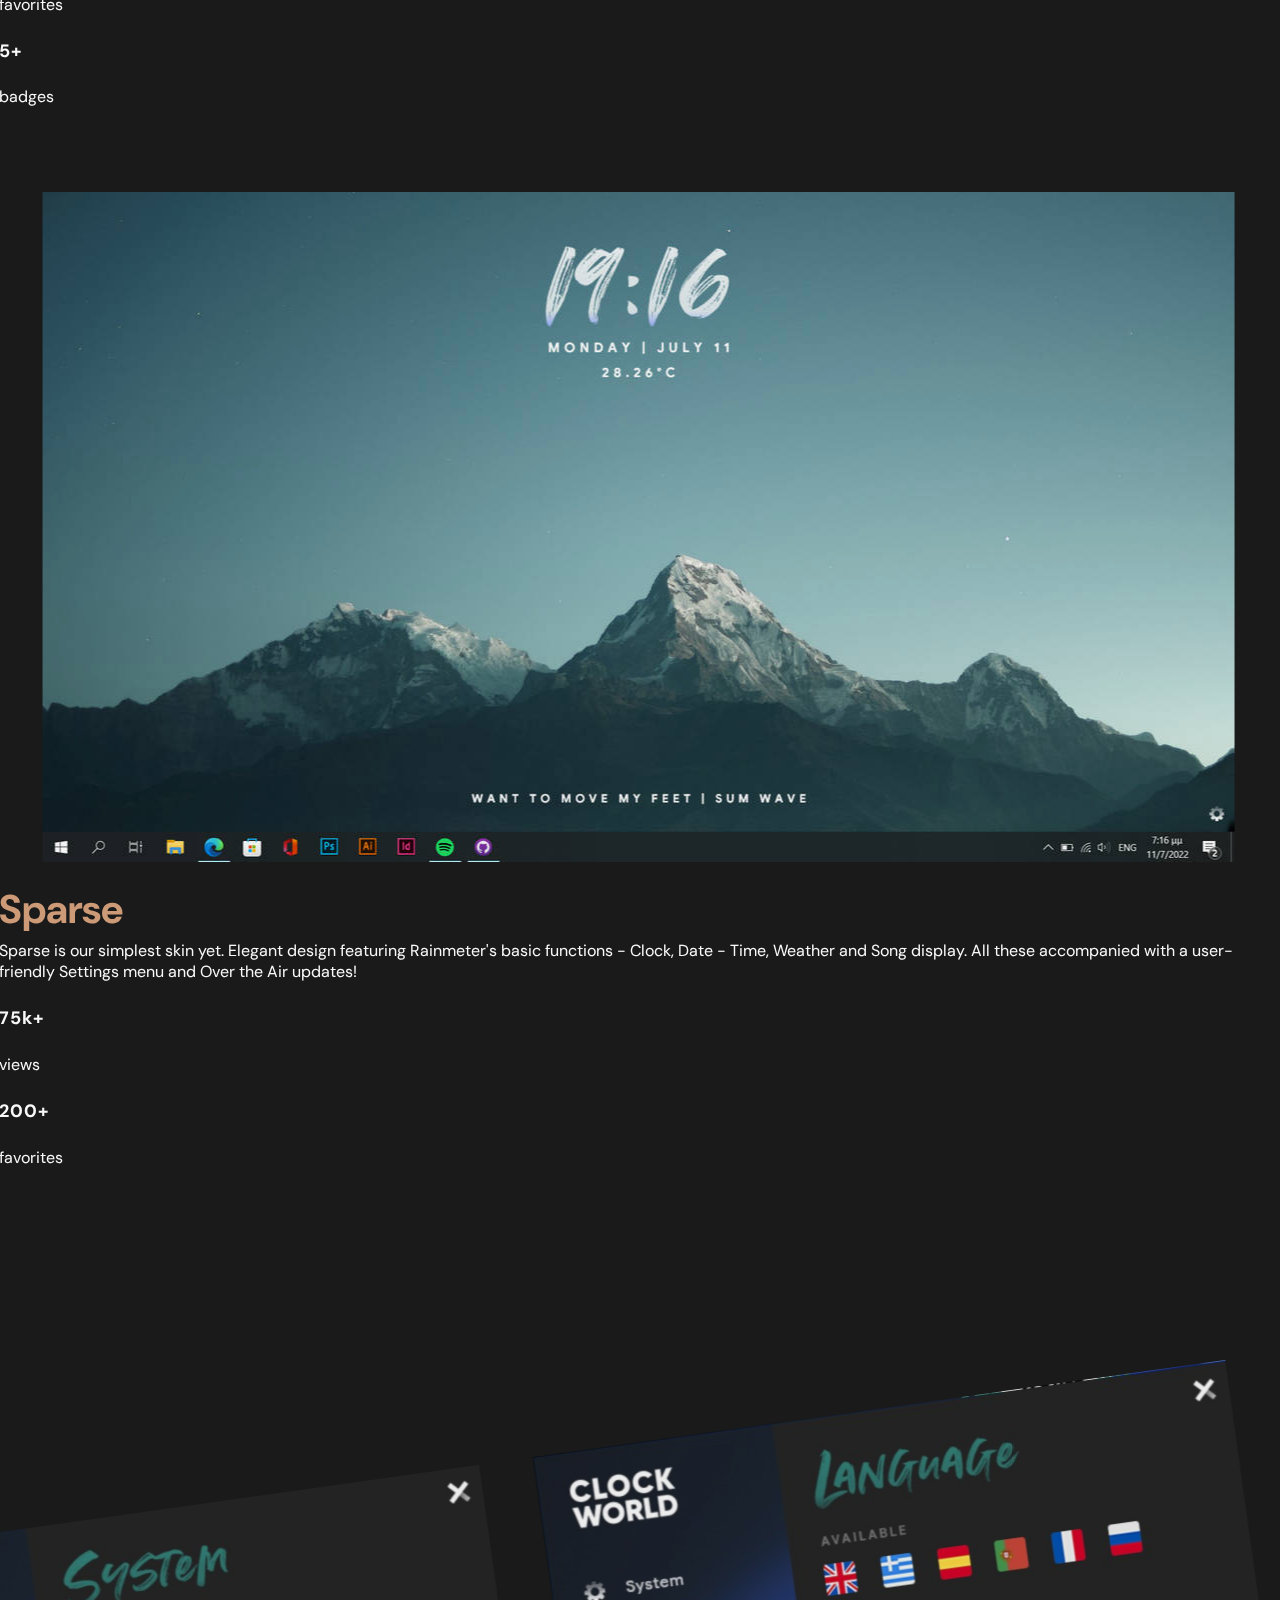
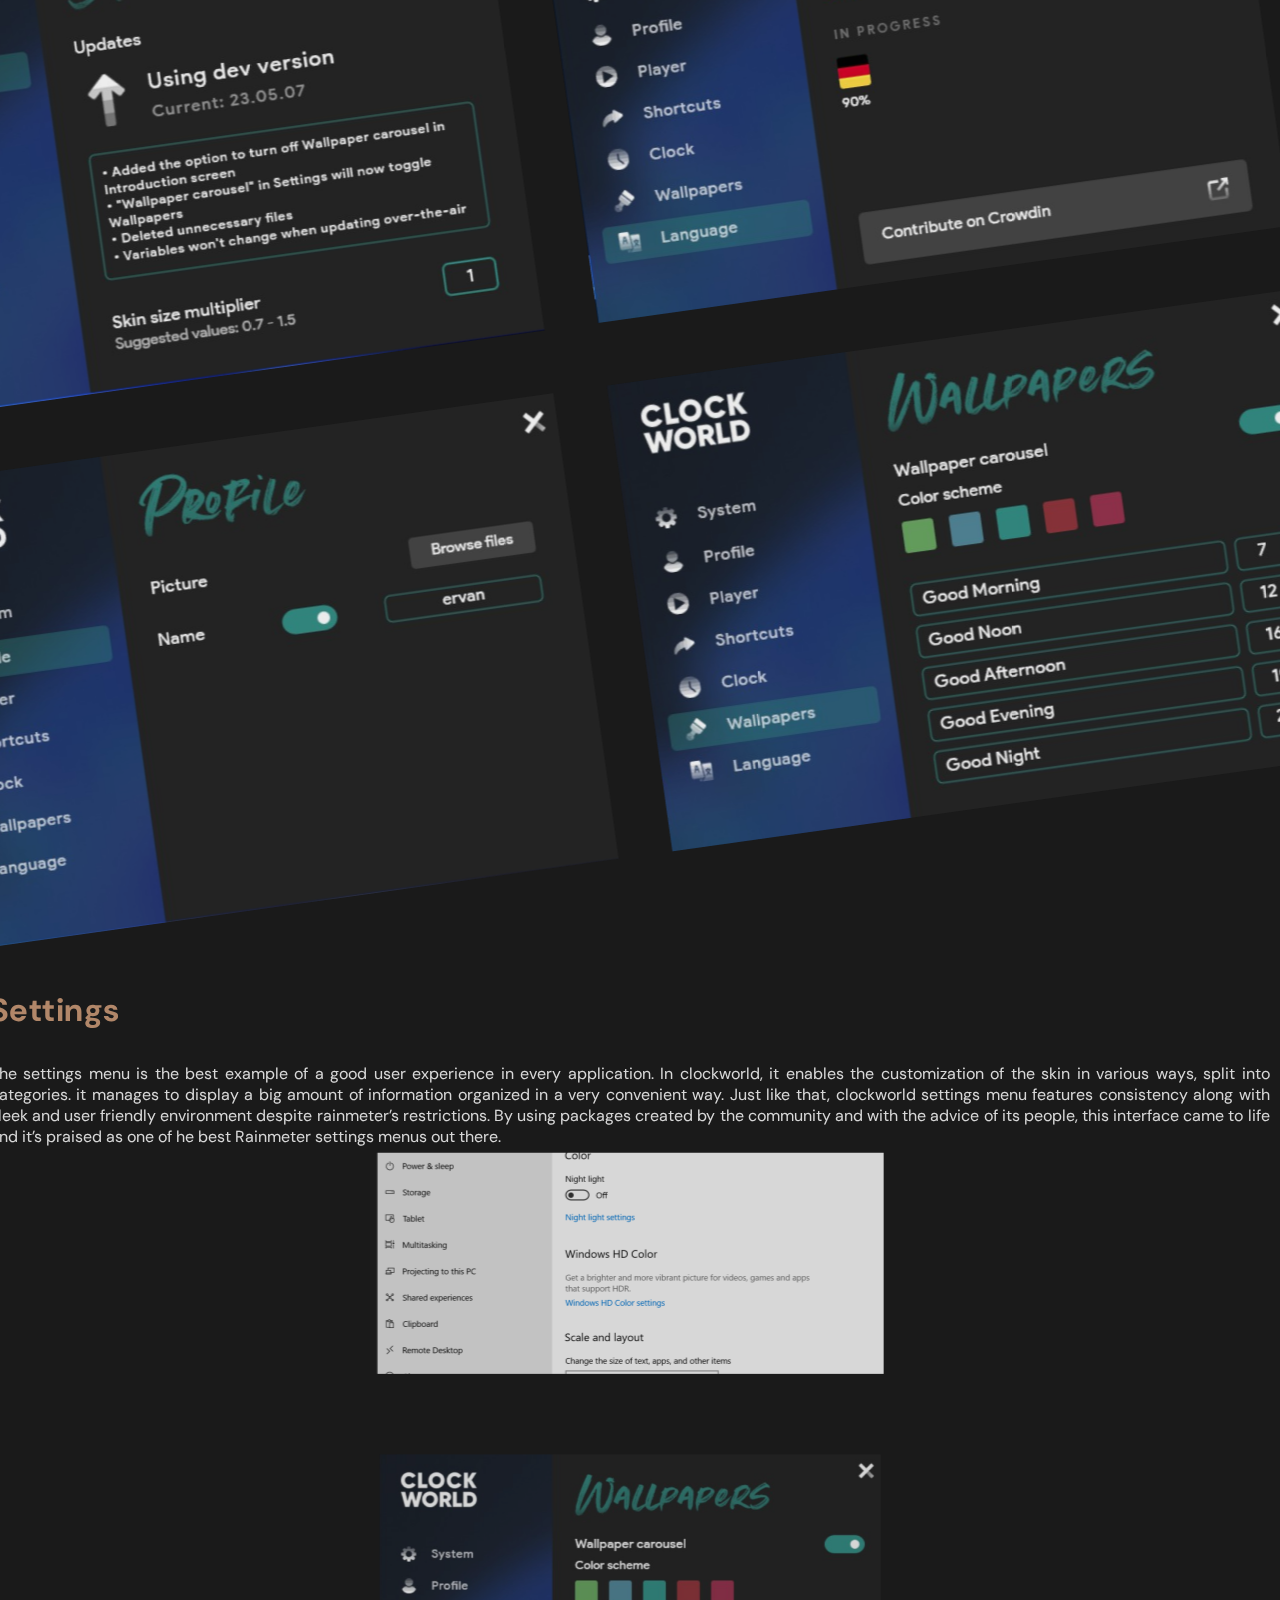
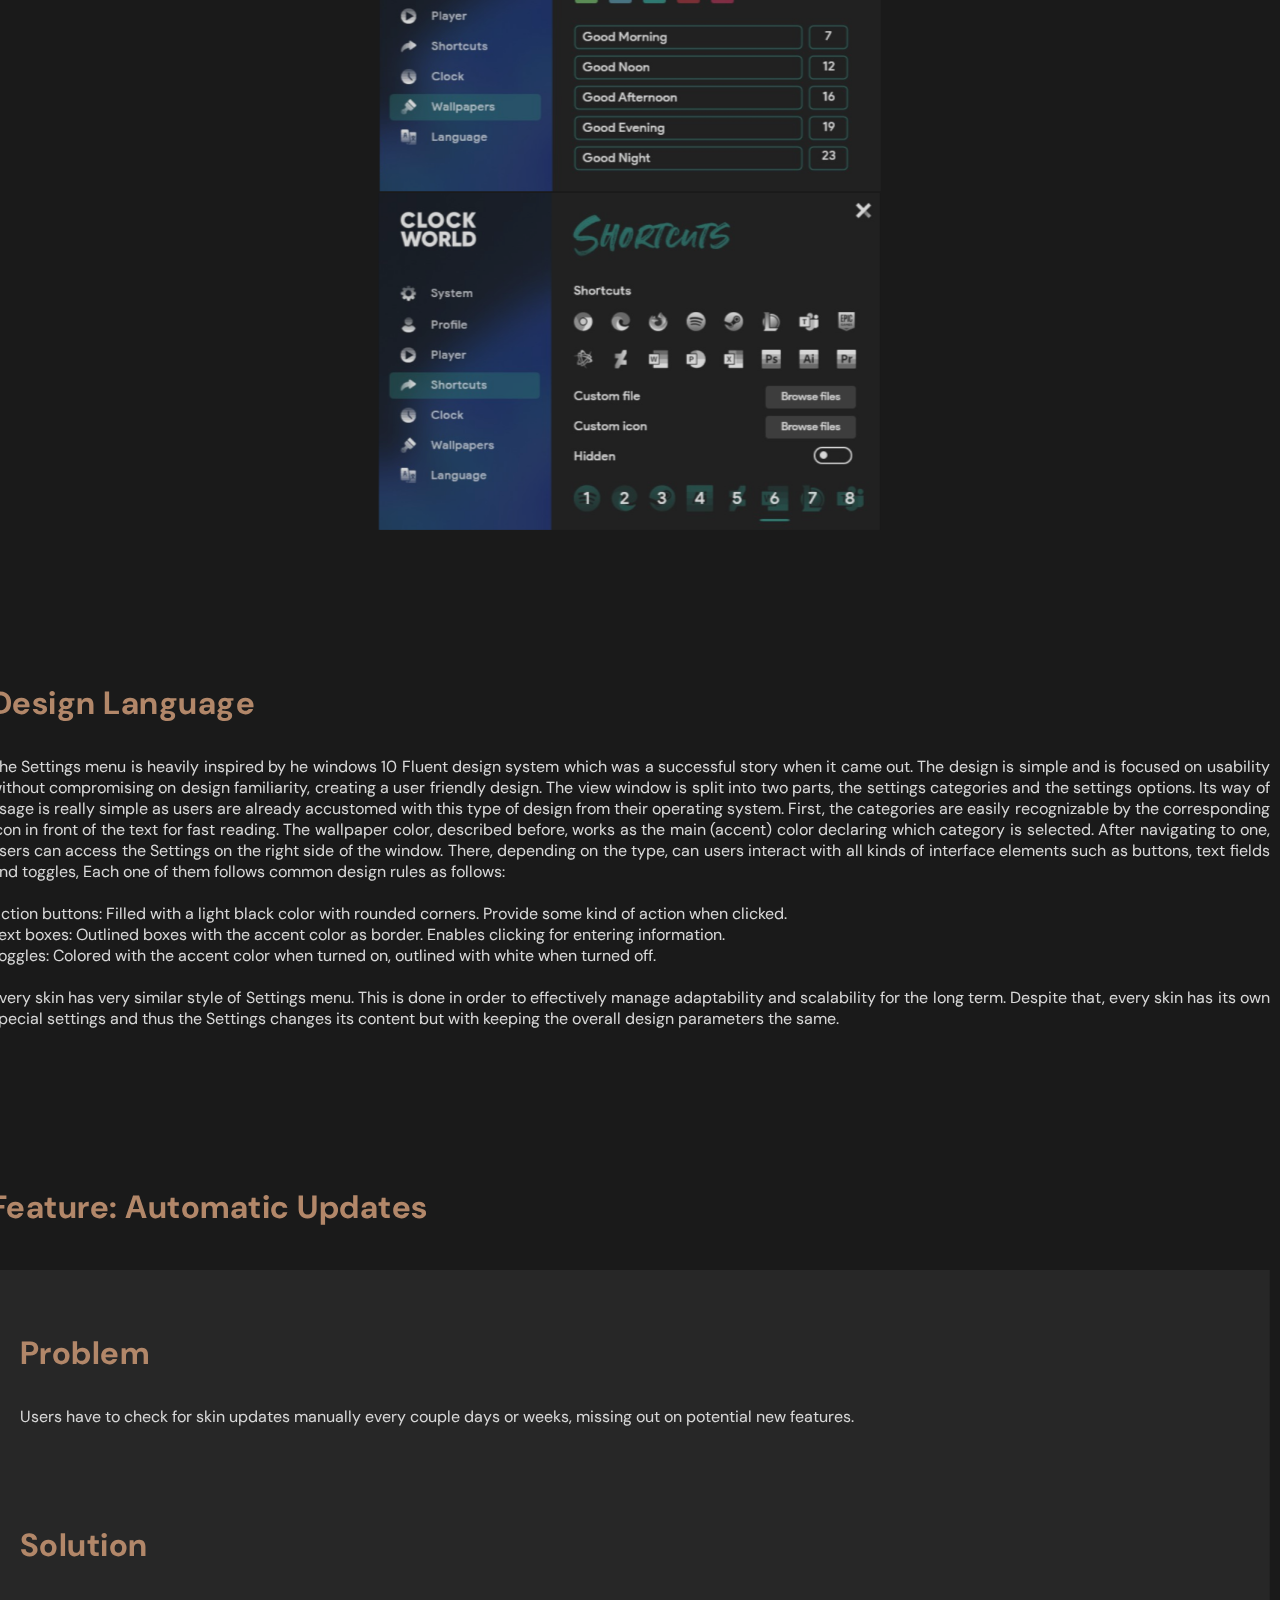
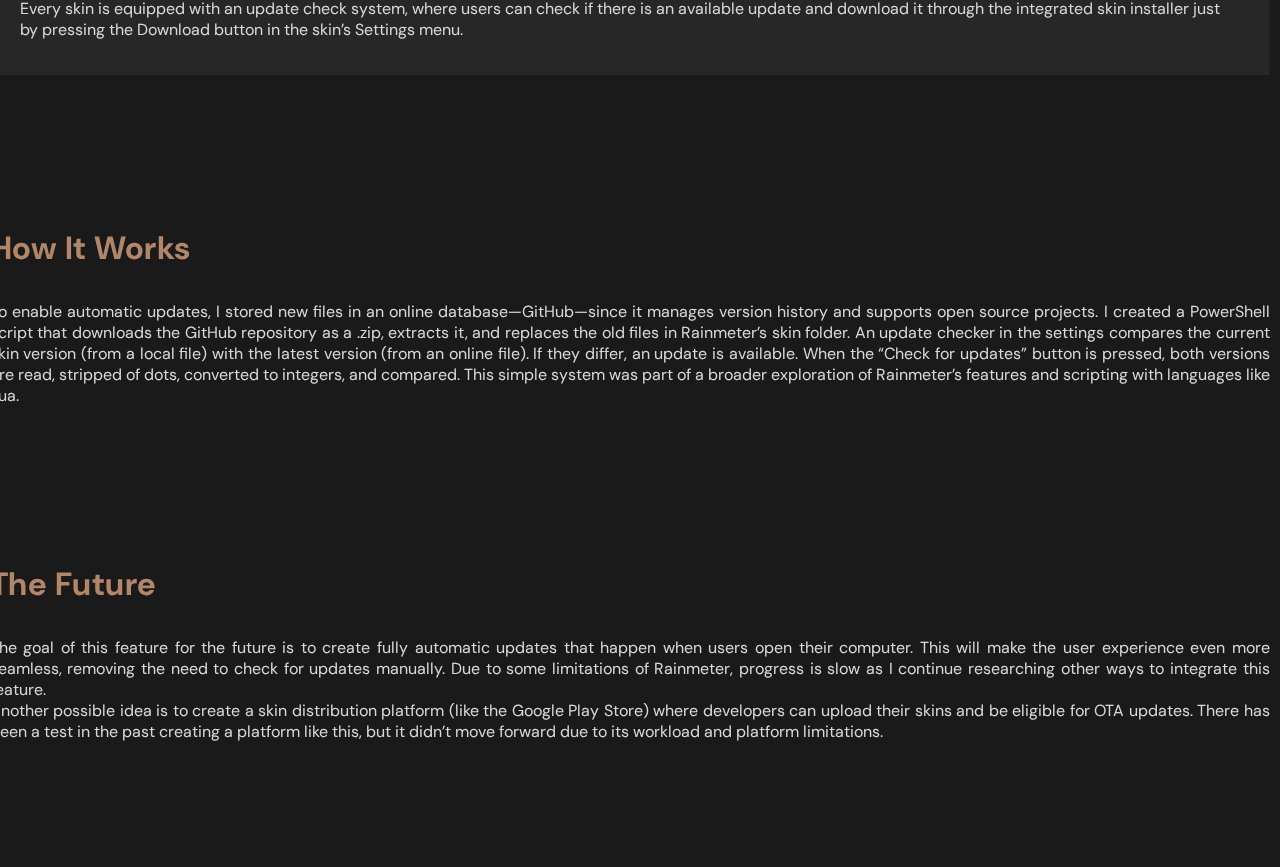
<file: rainmeter.html>
<!doctype html>
<html lang="en">
  <head>
    <meta charset="utf-8" />
    <meta name="viewport" content="width=device-width, initial-scale=1" />
    <link rel="icon" type="image/x-icon" href="assets/icons/logo.svg" />
    <title>Rainmeter</title>
    <link
      href="https://fonts.googleapis.com/css2?family=DM+Sans:ital,opsz,wght@0,9..40,100..1000;1,9..40,100..1000&display=swap"
      rel="stylesheet"
    />
    <link
      href="https://cdn.jsdelivr.net/npm/bootstrap@5.3.8/dist/css/bootstrap.min.css"
      rel="stylesheet"
      integrity="sha384-sRIl4kxILFvY47J16cr9ZwB07vP4J8+LH7qKQnuqkuIAvNWLzeN8tE5YBujZqJLB"
      crossorigin="anonymous"
    />
    <link rel="stylesheet" href="./style.css" />
    <style>
      h2 {
        color: #d39f7b;
      }

      h3 {
        color: #d39f7b;
      }
      h4 {
        font-size: 18px;
        letter-spacing: 1px;
        font-weight: bold;
      }
    </style>
  </head>

  <body>
    <script src="gsap_modules/page-transition.js"></script>
    <script src="gsap_modules/gsap.min.js"></script>
    <script src="gsap_modules/SplitText.min.js"></script>
    <script src="gsap_modules/ScrollTrigger.min.js"></script>
    <script type="module" src="gsap_modules/gsap.js"></script>
    <div class="row g-5 align-items-end mx-3 my-1">
      <div class="col-md-6">
        <img
          src="assets/products/rainmeter/cover.png"
          alt="Phase 10 Cover"
          class="cover_style rounded-3"
        />
      </div>
      <div class="col-md-6">
        <h1 class="project_title">Rainmeter Skins</h1>
        <h3 class="project_desc" style="text-align: initial">
          Desktop customization widgets made purely from code.
        </h3>
        <div class="gap-20"></div>
        <div class="d-flex flex-wrap">
          <div
            style="background-color: var(--background_light)"
            class="rounded-2 px-3 py-2 m-1"
          >
            Project type: UI/UX | Programming
          </div>
          <div
            style="background-color: var(--background_light)"
            class="rounded-2 px-3 py-2 m-1"
          >
            Timeline: 2019-2024
          </div>
          <div
            style="background-color: var(--background_light)"
            class="rounded-2 px-3 py-2 m-1"
          >
            Tools used: Rainmeter
          </div>
        </div>
        <div class="gap-40"></div>
        <a href="https://www.deviantart.com/offbalancect" target="_blank">
          <img
            src="assets/products/rainmeter/action_devianrt.png"
            alt="DeviantArt button"
            style="max-height: 50px; width: auto; object-fit: contain"
            class="mx-0"
          />
        </a>
      </div>
    </div>
    <div class="gap-80"></div>
    <div class="gap-20"></div>
    <div class="px-4 mx-auto" style="max-width: var(--max_width)">
      <div class="row g-4">
        <div class="col-md-8">
          <h3>Distribution</h3>
          <p style="text-align: justify">
            Rainmeter skins are shared on DeviantArt under the alias “OffBalance
            Creative Team.” DeviantArt is a key platform for digital and
            handmade art, and it's where most Rainmeter skins are found. While
            made individually, they’re shaped by others’ work—through design,
            features, or shared code while Rainmeter’s open-source nature allows
            creators to build upon one another.
          </p>
        </div>
        <div class="col-md-4">
          <img
            src="assets/products/rainmeter/OffBalanceXDeviant.gif"
            alt="OffBalance Logo"
            class="img-fluid w-100"
            style="max-width: 300px"
          />
        </div>
      </div>
      <div class="gap-80"></div>
      <h3>The Skins</h3>
      <div class="gap-20"></div>
      <div>
        <img
          src="assets/products/rainmeter/clockworld.jpg"
          class="rounded-3"
          style="max-height: 75vh"
        />
        <br />
        <div class="row g-4">
          <div class="col-md-8">
            <h2>ClockWorld</h2>
            <p>
              Peaceful colors with smooth graphics and a "tropical" feeling
              provide comfort and calmness while working on your computer.
            </p>
          </div>
          <div class="col-md-4">
            <div class="d-flex justify-content-end gap-4">
              <div>
                <h4>750k+</h4>
                <p>views</p>
              </div>
              <div>
                <h4>1.5k+</h4>
                <p>favorites</p>
              </div>

              <div>
                <h4>40+</h4>
                <p>badges</p>
              </div>
            </div>
          </div>
        </div>
      </div>
      <div class="gap-80"></div>
      <div>
        <img
          src="assets/products/rainmeter/meenimal.jpg"
          class="rounded-3 img-fluid"
          style="max-height: 75vh; object-fit: cover"
        />
        <br />
        <div class="row g-4">
          <div class="col-md-8">
            <h2>Meenimal</h2>
            <p>
              Meenimal was designed with the user in mind. Everything you will
              need is in front of your eyes. Meenimal is a simple skin for those
              who don't care so much about productivity but for elegance.
            </p>
          </div>
          <div class="col-md-4">
            <div class="d-flex justify-content-end gap-4">
              <div>
                <h4>70k+</h4>
                <p>views</p>
              </div>
              <div>
                <h4>250+</h4>
                <p>favorites</p>
              </div>
              <div>
                <h4>5+</h4>
                <p>badges</p>
              </div>
            </div>
          </div>
        </div>
      </div>
      <div class="gap-80"></div>
      <div>
        <img
          src="assets/products/rainmeter/sparse.jpg"
          class="rounded-3 img-fluid"
          style="max-height: 75vh; object-fit: cover"
        />
        <br />
        <div class="row g-4">
          <div class="col-md-8">
            <h2>Sparse</h2>
            <p>
              Sparse is our simplest skin yet. Elegant design featuring
              Rainmeter's basic functions - Clock, Date - Time, Weather and Song
              display. All these accompanied with a user-friendly Settings menu
              and Over the Air updates!
            </p>
          </div>
          <div class="col-md-4">
            <div class="d-flex justify-content-end gap-4">
              <div>
                <h4>75k+</h4>
                <p>views</p>
              </div>
              <div>
                <h4>200+</h4>
                <p>favorites</p>
              </div>
            </div>
          </div>
        </div>
      </div>
      <div class="gap-80"></div>
    </div>
    <img
      style="min-height: 300px; object-fit: cover; margin: auto"
      src="assets/products/rainmeter/Settings.png"
      alt
      class="img-fluid w-100"
    />
    <div class="px-4 mx-auto" style="max-width: var(--max_width)">
      <div class="row g-4">
        <div class="col-md-7">
          <h3>Settings</h3>
          <p style="text-align: justify">
            The settings menu is the best example of a good user experience in
            every application. In clockworld, it enables the customization of
            the skin in various ways, split into categories. it manages to
            display a big amount of information organized in a very convenient
            way. Just like that, clockworld settings menu features consistency
            along with sleek and user friendly environment despite rainmeter’s
            restrictions. By using packages created by the community and with
            the advice of its people, this interface came to life and it’s
            praised as one of he best Rainmeter settings menus out there.
          </p>
        </div>
        <div class="col-md-5">
          <img
            class="img-fluid w-100"
            src="assets/products/rainmeter/Settings_Windows.png"
            alt="Windows Settings"
          />
        </div>
      </div>
      <div class="gap-80"></div>
      <div class="row g-4">
        <div class="col-md-6">
          <img
            src="assets/products/rainmeter/Settings_Single.png"
            alt
            class="img-fluid w-100"
          />
        </div>
        <div class="col-md-6">
          <img
            src="assets/products/rainmeter/Settings_Single_2.png"
            alt
            class="img-fluid w-100"
          />
        </div>
      </div>
      <div class="gap-80"></div>
      <div class="gap-40"></div>
      <h3>Design Language</h3>
      <p style="text-align: justify">
        The Settings menu is heavily inspired by he windows 10 Fluent design
        system which was a successful story when it came out. The design is
        simple and is focused on usability without compromising on design
        familiarity, creating a user friendly design. The view window is split
        into two parts, the settings categories and the settings options. Its
        way of usage is really simple as users are already accustomed with this
        type of design from their operating system. First, the categories are
        easily recognizable by the corresponding icon in front of the text for
        fast reading. The wallpaper color, described before, works as the main
        (accent) color declaring which category is selected. After navigating to
        one, users can access the Settings on the right side of the window.
        There, depending on the type, can users interact with all kinds of
        interface elements such as buttons, text fields and toggles, Each one of
        them follows common design rules as follows: <br />
        <br />
        Action buttons: Filled with a light black color with rounded corners.
        Provide some kind of action when clicked.
        <br />
        Text boxes: Outlined boxes with the accent color as border. Enables
        clicking for entering information. <br />
        Toggles: Colored with the accent color when turned on, outlined with
        white when turned off.
        <br />
        <br />
        Every skin has very similar style of Settings menu. This is done in
        order to effectively manage adaptability and scalability for the long
        term. Despite that, every skin has its own special settings and thus the
        Settings changes its content but with keeping the overall design
        parameters the same.
      </p>
      <div class="gap-80"></div>
      <div class="gap-40"></div>

      <h3>Feature: Automatic Updates</h3>
      <div style="height: 10px"></div>
      <div class="row g-4">
        <div class="col-md-6">
          <div
            style="background-color: var(--background_light); padding: 30px"
            class="rounded-3"
          >
            <h3>Problem</h3>
            <p>
              Users have to check for skin updates manually every couple days or
              weeks, missing out on potential new features.
            </p>
          </div>
        </div>
        <div class="col-md-6">
          <div
            style="background-color: var(--background_light); padding: 30px"
            class="rounded-3"
          >
            <h3>Solution</h3>
            <p>
              Every skin is equipped with an update check system, where users
              can check if there is an available update and download it through
              the integrated skin installer just by pressing the Download button
              in the skin’s Settings menu.
            </p>
          </div>
        </div>
      </div>
      <div class="gap-80"></div>
      <div class="gap-40"></div>
      <h3>How It Works</h3>
      <p style="text-align: justify">
        To enable automatic updates, I stored new files in an online
        database—GitHub—since it manages version history and supports open
        source projects. I created a PowerShell script that downloads the GitHub
        repository as a .zip, extracts it, and replaces the old files in
        Rainmeter’s skin folder. An update checker in the settings compares the
        current skin version (from a local file) with the latest version (from
        an online file). If they differ, an update is available. When the “Check
        for updates” button is pressed, both versions are read, stripped of
        dots, converted to integers, and compared. This simple system was part
        of a broader exploration of Rainmeter’s features and scripting with
        languages like Lua.
      </p>
      <div class="gap-80"></div>
      <div class="gap-40"></div>
      <h3>The Future</h3>
      <p style="text-align: justify">
        The goal of this feature for the future is to create fully automatic
        updates that happen when users open their computer. This will make the
        user experience even more seamless, removing the need to check for
        updates manually. Due to some limitations of Rainmeter, progress is slow
        as I continue researching other ways to integrate this feature. <br />

        Another possible idea is to create a skin distribution platform (like
        the Google Play Store) where developers can upload their skins and be
        eligible for OTA updates. There has been a test in the past creating a
        platform like this, but it didn’t move forward due to its workload and
        platform limitations.
      </p>
      <div class="gap-60"></div>
    </div>
  </body>
</html>
</file>
<file: style.css>
:root {
  --padding: 60px;
  --background: #1a1a1a;
  --background_light: #2b2b2b;
  --accent: #e19743;
  --max_width: 1300px;
}

* {
  font-family: "DM Sans", sans-serif;
  color: white;
  background-size: cover;
}

body {
  background-color: var(--background);
  margin: 0;
  padding: 0;
  overflow-x: hidden;
  overflow-y: visible;
}

h1 {
  font-weight: bold;
  font-size: clamp(3rem, 5vw, 4.2rem);
  letter-spacing: 2px;
}

h2 {
  font-size: 2.5rem;
  margin: 0%;
  font-weight: bold;
}

h3 {
  font-size: 2rem;
  letter-spacing: 0.5px;
  font-weight: bold;
}

p {
  margin-top: 5px;
  margin-bottom: 5px;
}

.project_title {
  font-size: 45pt;
  font-weight: bold;
  letter-spacing: 2px;
}

.project_desc {
  font-size: 14pt;
  letter-spacing: 0px;
  font-weight: normal;
  opacity: 0.7;
  color: #fff;
}

.gap-20 {
  height: 20px;
}

.gap-40 {
  height: 40px;
}

.gap-60 {
  height: 60px;
}

.gap-80 {
  height: 80px;
}

.padding-h {
  padding-left: var(--padding);
  padding-right: var(--padding);
}

.gap-60 {
  padding-top: calc(var(--padding) / 2);
  padding-bottom: calc(var(--padding) / 2);
}

img,
iframe {
  display: block;
  margin-left: auto;
  margin-right: auto;
  padding-top: 0;
  padding-bottom: 0;
  width: auto;
}

video {
  display: block;
  margin-left: auto;
  margin-right: auto;
  padding-top: 0;
  padding-bottom: 0;
}

hr {
  border: none;
  height: 2px;
  background-color: white;
  opacity: 100%;
}

@media (max-width: 768px) {
  :root {
    --padding: 40px;
  }

  img {
    width: 100%;
  }
  .cover_style {
    max-height: 25vh;
    width: 100%;
  }
}

.cover_style {
  width: 100%;
  min-height: 400px;
  max-height: 60vh;
  object-fit: cover;
}
</file>
<file: fonts.css>
@font-face {
    font-family: 'Neue Regrade';
    src: url(fonts/NeueRegradeRegular.TTF);
}

@font-face {
    font-family: 'Neue Regrade';
    src: url(fonts/NeueRegradeBold.OTF);
    font-weight: bold;
}

@font-face {
    font-family: 'Neue Regrade';
    src: url(fonts/NeueRegradeSemiboldItalic.OTF);
    font-style: italic;
}

@font-face {
    font-family: 'NF-Blanc Seing';
    src: url(fonts/NF-BLANCSEING-NORMAL.TTF);
}
</file>
